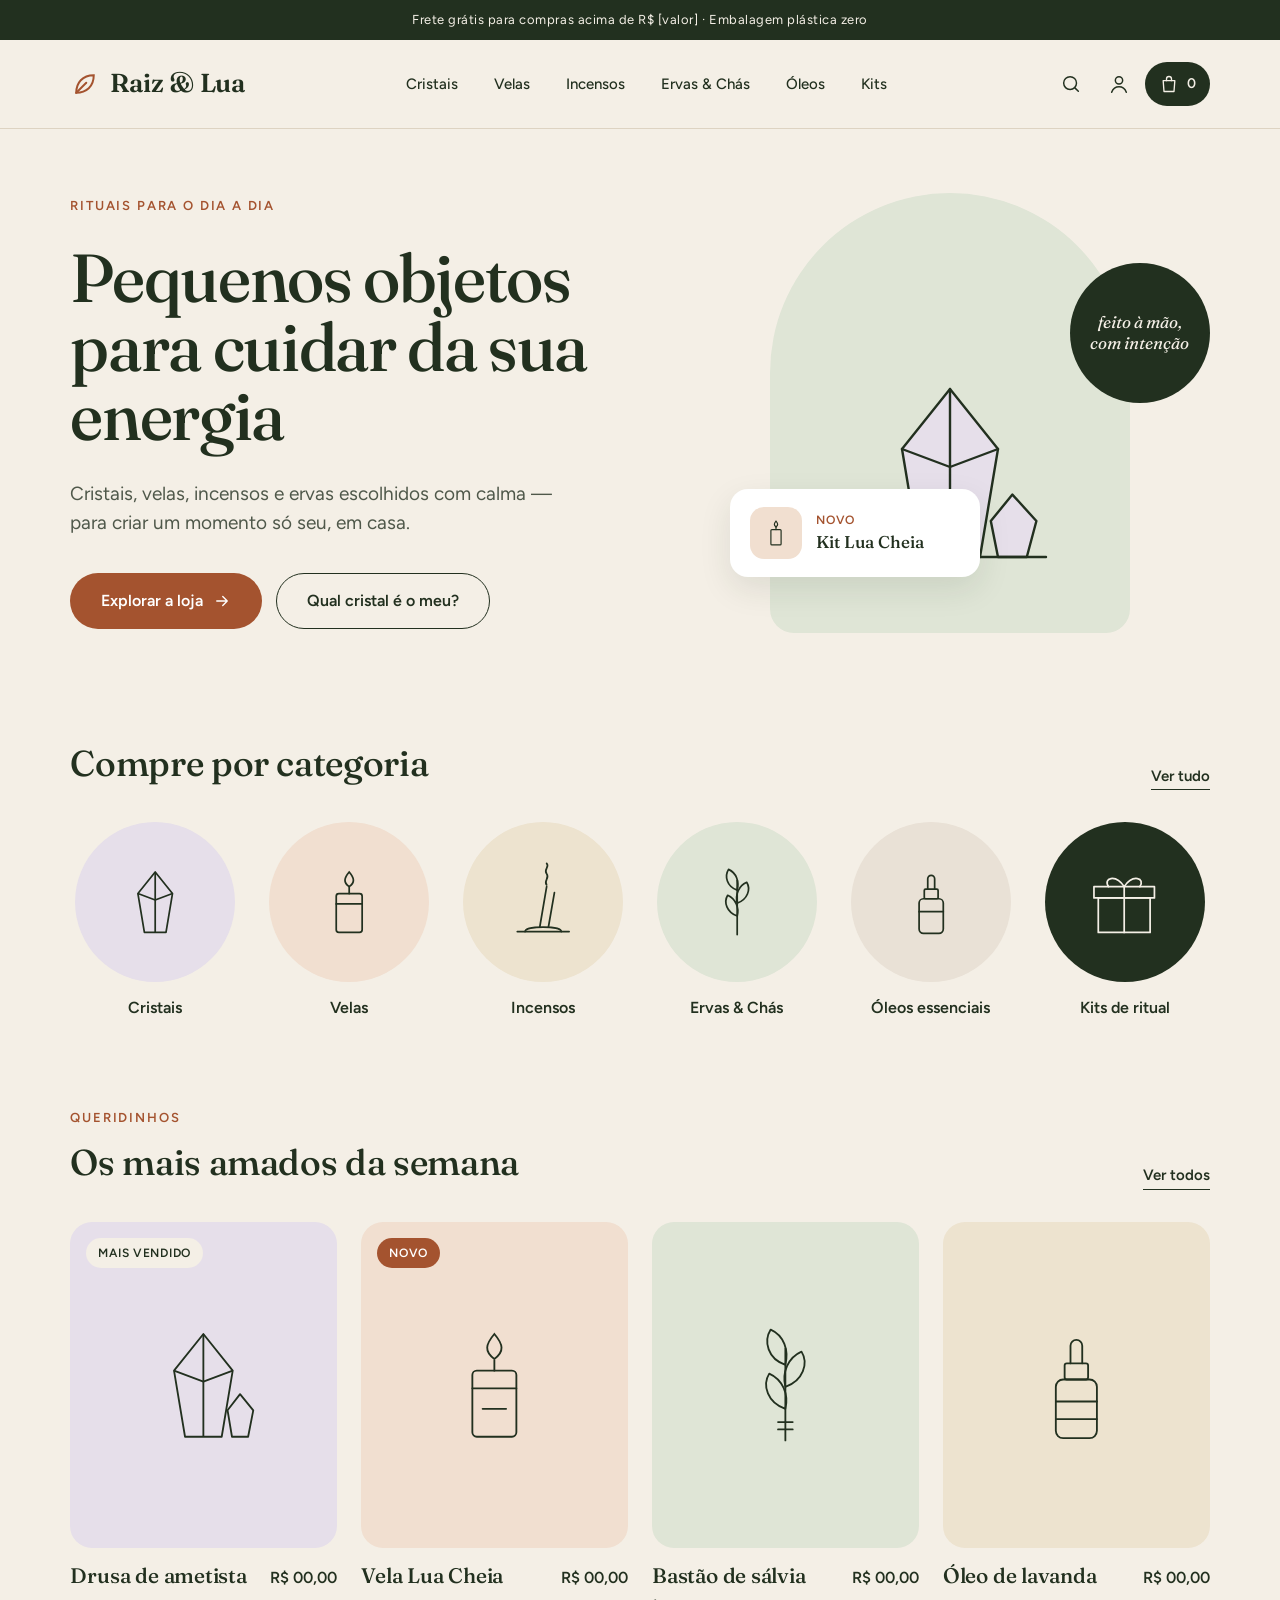
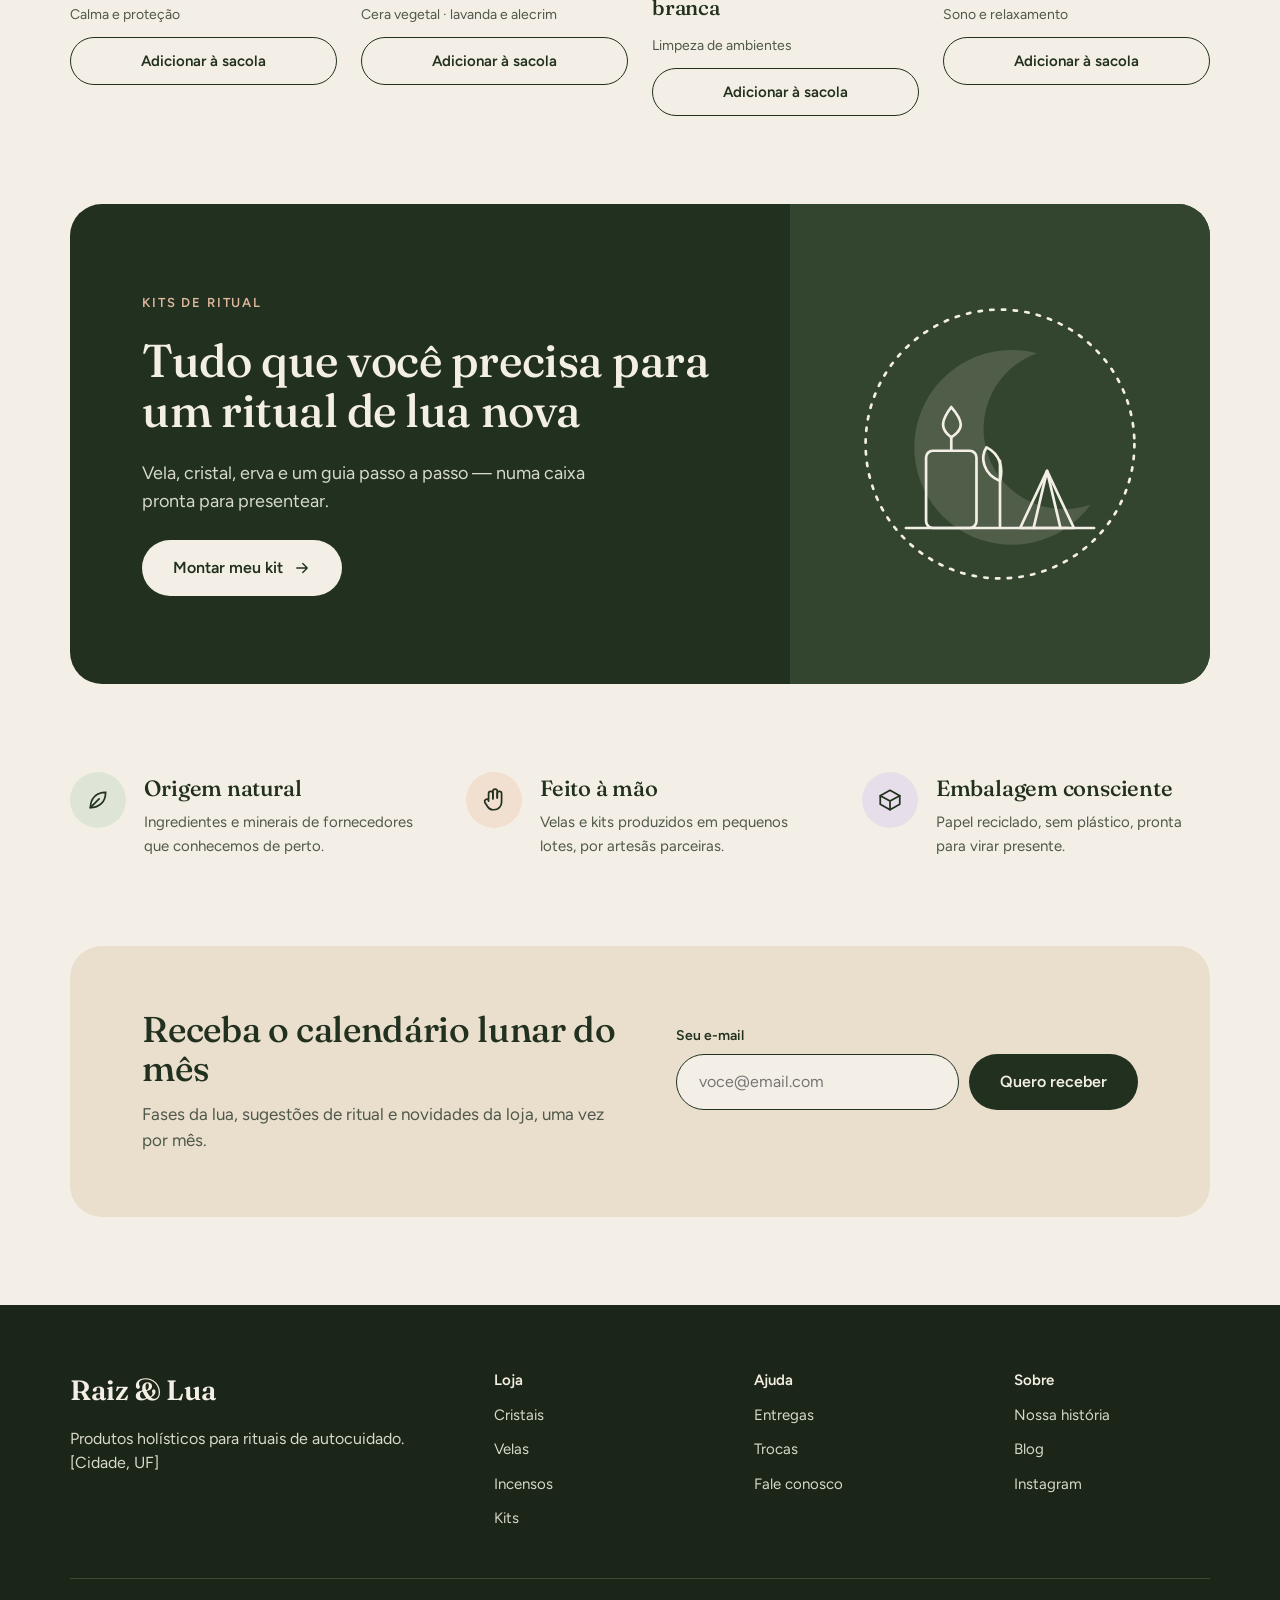
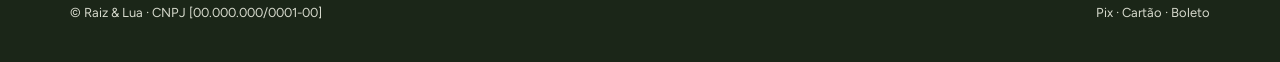
<file: index.html>
<!doctype html>
<html lang="pt-BR">
<head>
  <meta charset="utf-8">
  <meta name="viewport" content="width=device-width, initial-scale=1">
  <title>Raiz &amp; Lua — Produtos holísticos</title>
  <meta name="description" content="Cristais, velas, incensos, ervas e kits de ritual para cuidar da sua energia no dia a dia.">
  <link rel="preconnect" href="https://fonts.googleapis.com">
  <link rel="preconnect" href="https://fonts.gstatic.com" crossorigin>
  <link href="https://fonts.googleapis.com/css2?family=Fraunces:opsz,wght@9..144,400;9..144,500;9..144,600&family=Figtree:wght@400;500;600&display=swap" rel="stylesheet">
  <link rel="stylesheet" href="css/style.css">
</head>
<body>

  <div class="topbar">Frete grátis para compras acima de R$ [valor] · Embalagem plástica zero</div>

  <header class="site-header">
    <div class="container header-inner">
      <button class="icon-btn menu-toggle" aria-label="Abrir menu" aria-expanded="false" aria-controls="menu-mobile">
        <svg width="24" height="24" viewBox="0 0 24 24" fill="none" stroke="currentColor" stroke-width="1.6" stroke-linecap="round"><path d="M4 7h16M4 12h16M4 17h10"/></svg>
      </button>
      <a href="index.html" class="logo">
        <svg width="30" height="30" viewBox="0 0 24 24" fill="none" stroke="#A4532F" stroke-width="1.6" stroke-linecap="round" aria-hidden="true"><path d="M5 19c0-8 5-14 14-14 0 9-6 14-14 14z"/><path d="M5 19l8-8"/></svg>
        <span>Raiz &amp; Lua</span>
      </a>
      <nav class="main-nav" aria-label="Principal">
        <ul>
          <li><a href="cristais.html">Cristais</a></li>
          <li><a href="#">Velas</a></li>
          <li><a href="#">Incensos</a></li>
          <li><a href="#">Ervas &amp; Chás</a></li>
          <li><a href="#">Óleos</a></li>
          <li><a href="#">Kits</a></li>
        </ul>
      </nav>
      <div class="header-actions">
        <button class="icon-btn hide-mobile" aria-label="Buscar"><svg width="22" height="22" viewBox="0 0 24 24" fill="none" stroke="currentColor" stroke-width="1.6" stroke-linecap="round"><circle cx="11" cy="11" r="7"/><path d="M20 20l-3.5-3.5"/></svg></button>
        <a href="#" class="icon-btn hide-mobile" aria-label="Minha conta"><svg width="22" height="22" viewBox="0 0 24 24" fill="none" stroke="currentColor" stroke-width="1.6" stroke-linecap="round"><circle cx="12" cy="8" r="4"/><path d="M4 21c1.5-4 4.5-6 8-6s6.5 2 8 6"/></svg></a>
        <button class="bag-btn" aria-label="Sacola"><svg width="20" height="20" viewBox="0 0 24 24" fill="none" stroke="currentColor" stroke-width="1.6" stroke-linecap="round" stroke-linejoin="round"><path d="M5 8h14l-1 13H6L5 8z"/><path d="M9 8V6a3 3 0 0 1 6 0v2"/></svg><span data-cart-count>0</span></button>
      </div>
    </div>
    <div class="container search-bar">
      <label for="busca-m" class="sr-only">Buscar produtos</label>
      <div class="search-field"><svg width="18" height="18" viewBox="0 0 24 24" fill="none" stroke="#4F584A" stroke-width="1.8" stroke-linecap="round" aria-hidden="true"><circle cx="11" cy="11" r="7"/><path d="M20 20l-3.5-3.5"/></svg><input id="busca-m" type="search" placeholder="Buscar cristais, velas, ervas…"></div>
    </div>
  </header>

  <div class="mobile-menu" id="menu-mobile" aria-label="Menu">
    <div class="head">
      <span class="logo"><span>Raiz &amp; Lua</span></span>
      <button class="icon-btn" data-close-menu aria-label="Fechar menu"><svg width="24" height="24" viewBox="0 0 24 24" fill="none" stroke="currentColor" stroke-width="1.6" stroke-linecap="round"><path d="M6 6l12 12M18 6L6 18"/></svg></button>
    </div>
    <ul>
      <li><a href="cristais.html">Cristais</a></li>
      <li><a href="#">Velas</a></li>
      <li><a href="#">Incensos</a></li>
      <li><a href="#">Ervas &amp; Chás</a></li>
      <li><a href="#">Óleos</a></li>
      <li><a href="#">Kits de ritual</a></li>
      <li><a href="#">Minha conta</a></li>
    </ul>
  </div>

  <main>
    <section class="container hero">
      <div class="hero-text">
        <span class="eyebrow">Rituais para o dia a dia</span>
        <h1>Pequenos objetos para cuidar da sua energia</h1>
        <p>Cristais, velas, incensos e ervas escolhidos com calma — para criar um momento só seu, em casa.</p>
        <div class="hero-actions">
          <a href="cristais.html" class="btn btn-primary">Explorar a loja
            <svg width="18" height="18" viewBox="0 0 24 24" fill="none" stroke="currentColor" stroke-width="1.8" stroke-linecap="round" stroke-linejoin="round" aria-hidden="true"><path d="M5 12h14M13 6l6 6-6 6"/></svg></a>
          <a href="#" class="btn btn-outline">Qual cristal é o meu?</a>
        </div>
      </div>
      <div class="hero-art" aria-hidden="true">
        <div class="hero-arch">
          <svg viewBox="0 0 200 200" fill="none" stroke="#22301F" stroke-width="2" stroke-linejoin="round" stroke-linecap="round"><path d="M100 30 L140 80 L125 170 L75 170 L60 80 Z" fill="#E6DFEA"/><path d="M60 80 L100 95 L140 80"/><path d="M100 30 L100 95 L100 170"/><path d="M152 118 L172 140 L164 170 L140 170 L134 140 Z" fill="#E6DFEA"/><path d="M40 130 L54 146 L50 170 L32 170 L28 146 Z" fill="#E6DFEA"/><path d="M20 170 H180"/></svg>
        </div>
        <a href="produto.html" class="hero-card" tabindex="-1">
          <span class="thumb"><svg width="34" height="34" viewBox="0 0 200 200" fill="none" stroke="#22301F" stroke-width="7" stroke-linecap="round"><rect x="70" y="80" width="60" height="90" rx="6"/><path d="M100 80 V66"/><path d="M100 30c12 14 14 24 0 34c-14-10-12-20 0-34z"/></svg></span>
          <span><small>NOVO</small><strong>Kit Lua Cheia</strong></span>
        </a>
        <div class="hero-seal">feito à mão,<br>com intenção</div>
      </div>
    </section>

    <section class="container section" aria-labelledby="cat-title">
      <div class="section-head">
        <h2 id="cat-title">Compre por categoria</h2>
        <a href="cristais.html" class="link-underline">Ver tudo</a>
      </div>
      <ul class="cat-grid">
        <li><a href="cristais.html"><span class="cat-circle bg-ametista"><svg viewBox="0 0 200 200" fill="none" stroke="currentColor" stroke-width="4" stroke-linejoin="round" aria-hidden="true"><path d="M100 30 L140 80 L125 170 L75 170 L60 80 Z"/><path d="M60 80 L100 95 L140 80"/><path d="M100 30 L100 170"/></svg></span>Cristais</a></li>
        <li><a href="#"><span class="cat-circle bg-vela"><svg viewBox="0 0 200 200" fill="none" stroke="currentColor" stroke-width="4" stroke-linecap="round" aria-hidden="true"><rect x="70" y="80" width="60" height="90" rx="6"/><path d="M100 80 V66"/><path d="M100 30c12 14 14 24 0 34c-14-10-12-20 0-34z"/><path d="M70 104h60"/></svg></span>Velas</a></li>
        <li><a href="#"><span class="cat-circle bg-oleo"><svg viewBox="0 0 200 200" fill="none" stroke="currentColor" stroke-width="4" stroke-linecap="round" aria-hidden="true"><path d="M40 168h120"/><path d="M58 168c0-14 84-14 84 0"/><path d="M92 158 L108 64"/><path d="M112 158 L126 78"/><path d="M108 60c-8-10 8-16 0-26s8-16 0-24"/></svg></span>Incensos</a></li>
        <li><a href="#"><span class="cat-circle bg-salvia"><svg viewBox="0 0 200 200" fill="none" stroke="currentColor" stroke-width="4" stroke-linecap="round" stroke-linejoin="round" aria-hidden="true"><path d="M100 175 L100 50"/><path d="M100 72c-24-8-30-32-20-48 18 8 25 28 20 48z"/><path d="M100 102c24-8 32-32 22-48-18 8-27 28-22 48z"/><path d="M100 132c-24-8-32-32-22-48 18 8 27 28 22 48z"/></svg></span>Ervas &amp; Chás</a></li>
        <li><a href="#"><span class="cat-circle bg-cha"><svg viewBox="0 0 200 200" fill="none" stroke="currentColor" stroke-width="4" stroke-linecap="round" aria-hidden="true"><rect x="72" y="92" width="56" height="80" rx="10"/><rect x="84" y="70" width="32" height="22" rx="3"/><path d="M92 70V46a8 8 0 0 1 16 0v24"/><path d="M72 122h56"/></svg></span>Óleos essenciais</a></li>
        <li><a href="#"><span class="cat-circle dark"><svg viewBox="0 0 200 200" fill="none" stroke="currentColor" stroke-width="4" stroke-linecap="round" stroke-linejoin="round" aria-hidden="true"><path d="M40 90h120v80H40z"/><path d="M30 64h140v26H30z"/><path d="M100 64v106"/><path d="M100 64c-20-30-50-20-36 0M100 64c20-30 50-20 36 0"/></svg></span>Kits de ritual</a></li>
      </ul>
    </section>

    <section class="container section" aria-labelledby="best-title" style="padding-top: 0;">
      <div class="section-head">
        <div class="titles"><span class="eyebrow">Queridinhos</span><h2 id="best-title">Os mais amados da semana</h2></div>
        <a href="cristais.html" class="link-underline">Ver todos</a>
      </div>
      <div class="product-grid">
        <article class="card">
          <a href="produto.html" class="tile bg-ametista" aria-label="Drusa de ametista">
            <svg viewBox="0 0 200 200" fill="none" stroke="currentColor" stroke-width="2.5" stroke-linejoin="round" aria-hidden="true"><path d="M100 30 L140 80 L125 170 L75 170 L60 80 Z"/><path d="M60 80 L100 95 L140 80"/><path d="M100 30 L100 170"/><path d="M150 112 L168 134 L161 170 L139 170 L133 134 Z"/></svg>
            <span class="badge">MAIS VENDIDO</span>
          </a>
          <div class="card-row"><h3>Drusa de ametista</h3><span class="price">R$ 00,00</span></div>
          <p>Calma e proteção</p>
          <button class="add-btn">Adicionar à sacola</button>
        </article>
        <article class="card">
          <a href="produto.html" class="tile bg-vela" aria-label="Vela Lua Cheia">
            <svg viewBox="0 0 200 200" fill="none" stroke="currentColor" stroke-width="2.5" stroke-linecap="round" aria-hidden="true"><rect x="70" y="80" width="60" height="90" rx="6"/><path d="M100 80 V66"/><path d="M100 30c12 14 14 24 0 34c-14-10-12-20 0-34z"/><path d="M70 104h60"/><path d="M84 132h32"/></svg>
            <span class="badge new">NOVO</span>
          </a>
          <div class="card-row"><h3>Vela Lua Cheia</h3><span class="price">R$ 00,00</span></div>
          <p>Cera vegetal · lavanda e alecrim</p>
          <button class="add-btn">Adicionar à sacola</button>
        </article>
        <article class="card">
          <a href="produto.html" class="tile bg-salvia" aria-label="Bastão de sálvia branca">
            <svg viewBox="0 0 200 200" fill="none" stroke="currentColor" stroke-width="2.5" stroke-linecap="round" stroke-linejoin="round" aria-hidden="true"><path d="M100 175 L100 50"/><path d="M100 72c-24-8-30-32-20-48 18 8 25 28 20 48z"/><path d="M100 102c24-8 32-32 22-48-18 8-27 28-22 48z"/><path d="M100 132c-24-8-32-32-22-48 18 8 27 28 22 48z"/><path d="M90 150h20M90 160h20"/></svg>
          </a>
          <div class="card-row"><h3>Bastão de sálvia branca</h3><span class="price">R$ 00,00</span></div>
          <p>Limpeza de ambientes</p>
          <button class="add-btn">Adicionar à sacola</button>
        </article>
        <article class="card">
          <a href="produto.html" class="tile bg-oleo" aria-label="Óleo de lavanda">
            <svg viewBox="0 0 200 200" fill="none" stroke="currentColor" stroke-width="2.5" stroke-linecap="round" aria-hidden="true"><rect x="72" y="92" width="56" height="80" rx="10"/><rect x="84" y="70" width="32" height="22" rx="3"/><path d="M92 70V46a8 8 0 0 1 16 0v24"/><path d="M72 122h56"/><path d="M72 146h56"/></svg>
          </a>
          <div class="card-row"><h3>Óleo de lavanda</h3><span class="price">R$ 00,00</span></div>
          <p>Sono e relaxamento</p>
          <button class="add-btn">Adicionar à sacola</button>
        </article>
      </div>
    </section>

    <div class="container">
      <section class="ritual" aria-labelledby="kit-title">
        <div class="ritual-text">
          <span class="eyebrow">Kits de ritual</span>
          <h2 id="kit-title">Tudo que você precisa para um ritual de lua nova</h2>
          <p>Vela, cristal, erva e um guia passo a passo — numa caixa pronta para presentear.</p>
          <a href="#" class="btn btn-light">Montar meu kit
            <svg width="18" height="18" viewBox="0 0 24 24" fill="none" stroke="currentColor" stroke-width="1.8" stroke-linecap="round" stroke-linejoin="round" aria-hidden="true"><path d="M5 12h14M13 6l6 6-6 6"/></svg></a>
        </div>
        <div class="ritual-art" aria-hidden="true">
          <svg viewBox="0 0 200 200" fill="none" stroke="#F4EFE6" stroke-width="1.6" stroke-linecap="round" stroke-linejoin="round"><circle cx="100" cy="100" r="80" stroke-dasharray="2 5"/><path d="M122 46a58 58 0 1 0 32 90a46 46 0 1 1 -32 -90z" fill="#F4EFE6" stroke="none" opacity="0.14"/><rect x="56" y="104" width="30" height="46" rx="4"/><path d="M71 104v-8"/><path d="M71 78c7 8 8 13 0 18c-7-5-6-10 0-18z"/><path d="M112 150 L128 116 L144 150 Z"/><path d="M120 150 L128 116 L136 150"/><path d="M100 150V110"/><path d="M100 122c-10-4-12-14-8-20 8 4 10 12 8 20z"/><path d="M44 150h112"/></svg>
        </div>
      </section>

      <ul class="values">
        <li><span class="ico bg-salvia"><svg width="26" height="26" viewBox="0 0 24 24" fill="none" stroke="#22301F" stroke-width="1.6" stroke-linecap="round" aria-hidden="true"><path d="M5 19c0-8 5-14 14-14 0 9-6 14-14 14z"/><path d="M5 19l8-8"/></svg></span><div><h3>Origem natural</h3><p>Ingredientes e minerais de fornecedores que conhecemos de perto.</p></div></li>
        <li><span class="ico bg-vela"><svg width="26" height="26" viewBox="0 0 24 24" fill="none" stroke="#22301F" stroke-width="1.6" stroke-linecap="round" stroke-linejoin="round" aria-hidden="true"><path d="M7 11V6a2 2 0 0 1 4 0v5"/><path d="M11 10V4a2 2 0 0 1 4 0v6"/><path d="M15 10V6a2 2 0 0 1 4 0v8a7 7 0 0 1-7 7h-1a6 6 0 0 1-5-3l-2.5-4a2 2 0 0 1 3.4-2L7 13"/></svg></span><div><h3>Feito à mão</h3><p>Velas e kits produzidos em pequenos lotes, por artesãs parceiras.</p></div></li>
        <li><span class="ico bg-ametista"><svg width="26" height="26" viewBox="0 0 24 24" fill="none" stroke="#22301F" stroke-width="1.6" stroke-linecap="round" stroke-linejoin="round" aria-hidden="true"><path d="M3 8l9-5 9 5v8l-9 5-9-5z"/><path d="M3 8l9 5 9-5M12 13v8"/></svg></span><div><h3>Embalagem consciente</h3><p>Papel reciclado, sem plástico, pronta para virar presente.</p></div></li>
      </ul>

      <section class="newsletter" aria-labelledby="news-title">
        <div class="copy">
          <h2 id="news-title">Receba o calendário lunar do mês</h2>
          <p>Fases da lua, sugestões de ritual e novidades da loja, uma vez por mês.</p>
        </div>
        <form data-newsletter novalidate>
          <label for="news-email">Seu e-mail</label>
          <div class="row">
            <input id="news-email" class="text-input" type="email" placeholder="voce@email.com" autocomplete="email" required>
            <button type="submit" class="btn btn-dark">Quero receber</button>
          </div>
          <p class="form-msg" aria-live="polite"></p>
        </form>
      </section>
    </div>
  </main>

  <footer class="site-footer">
    <div class="container">
      <div class="footer-top">
        <div class="footer-brand">
          <a href="index.html" class="logo"><span>Raiz &amp; Lua</span></a>
          <p>Produtos holísticos para rituais de autocuidado. [Cidade, UF]</p>
        </div>
        <div class="footer-cols">
          <div><h4>Loja</h4><ul><li><a href="cristais.html">Cristais</a></li><li><a href="#">Velas</a></li><li><a href="#">Incensos</a></li><li><a href="#">Kits</a></li></ul></div>
          <div><h4>Ajuda</h4><ul><li><a href="#">Entregas</a></li><li><a href="#">Trocas</a></li><li><a href="#">Fale conosco</a></li></ul></div>
          <div><h4>Sobre</h4><ul><li><a href="#">Nossa história</a></li><li><a href="#">Blog</a></li><li><a href="#">Instagram</a></li></ul></div>
        </div>
      </div>
      <div class="footer-bottom"><span>© Raiz &amp; Lua · CNPJ [00.000.000/0001-00]</span><span>Pix · Cartão · Boleto</span></div>
    </div>
  </footer>

  <script src="js/main.js"></script>
</body>
</html>
</file>
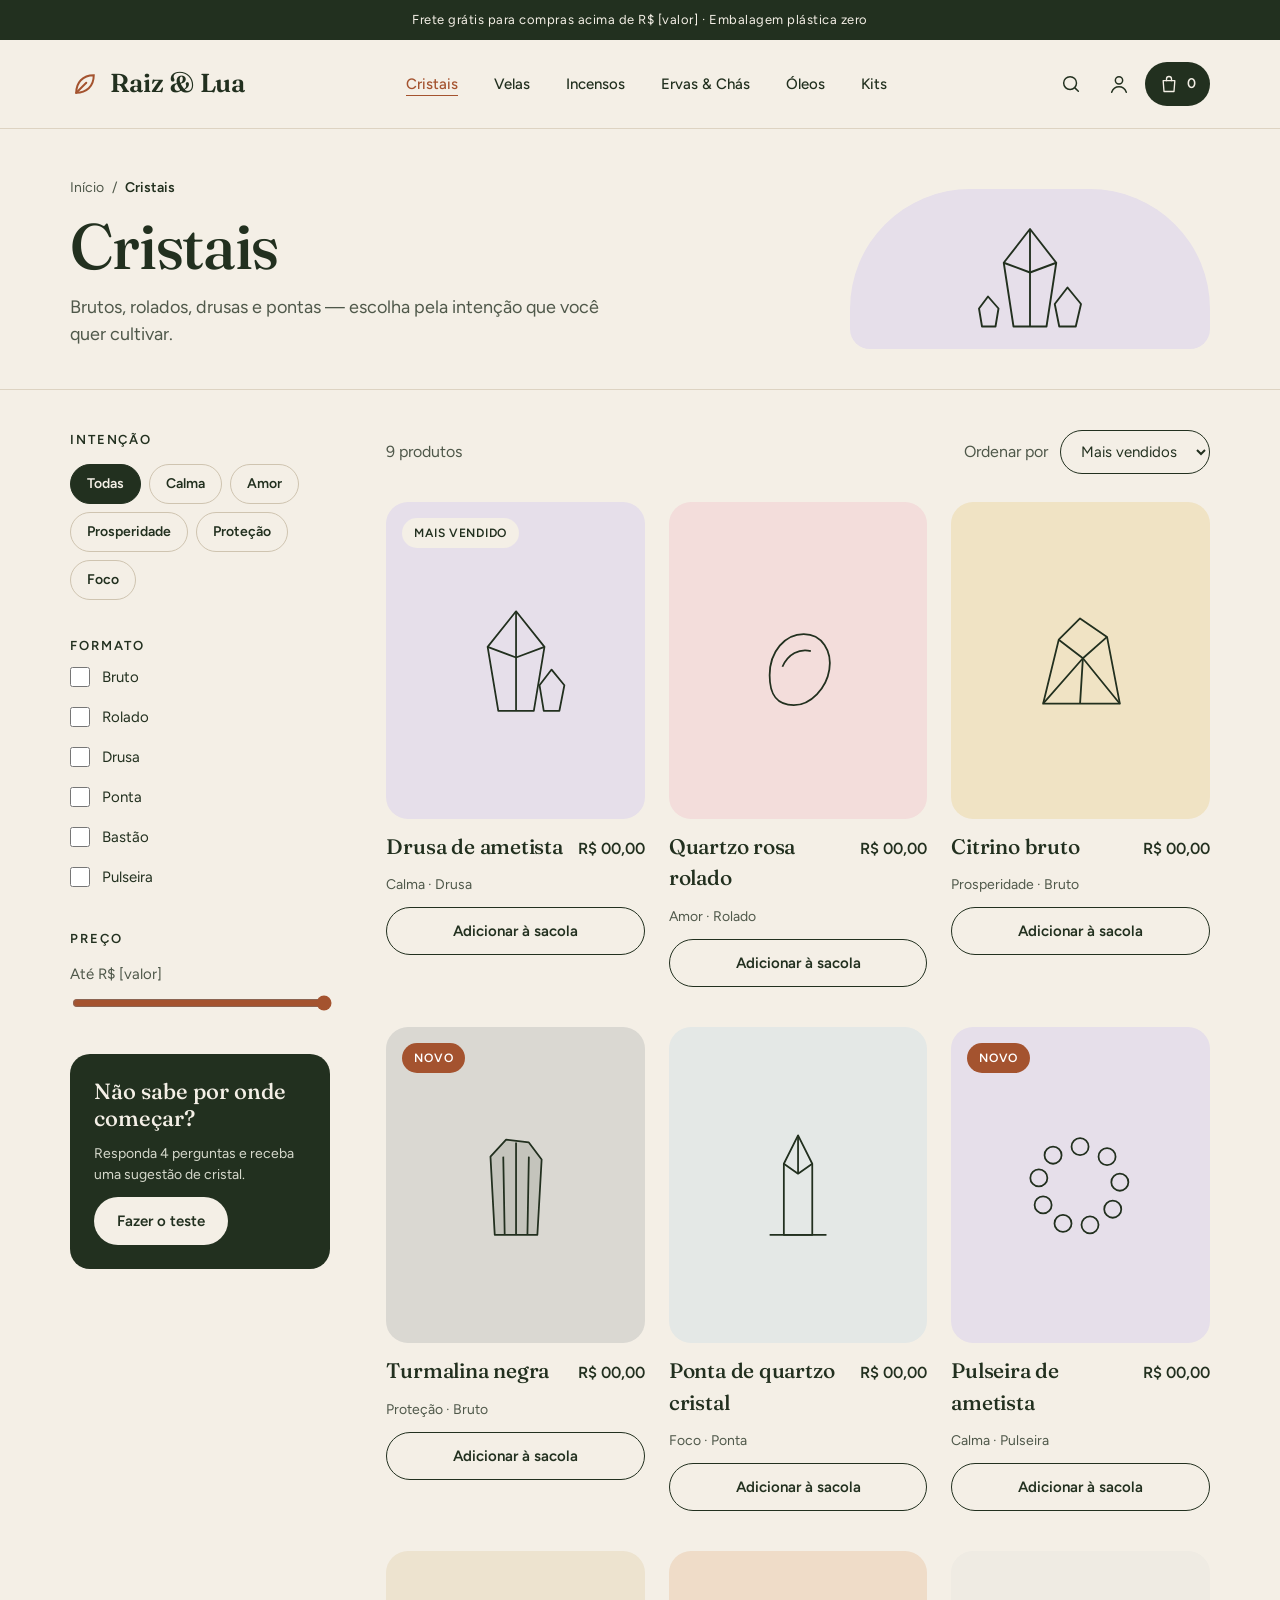
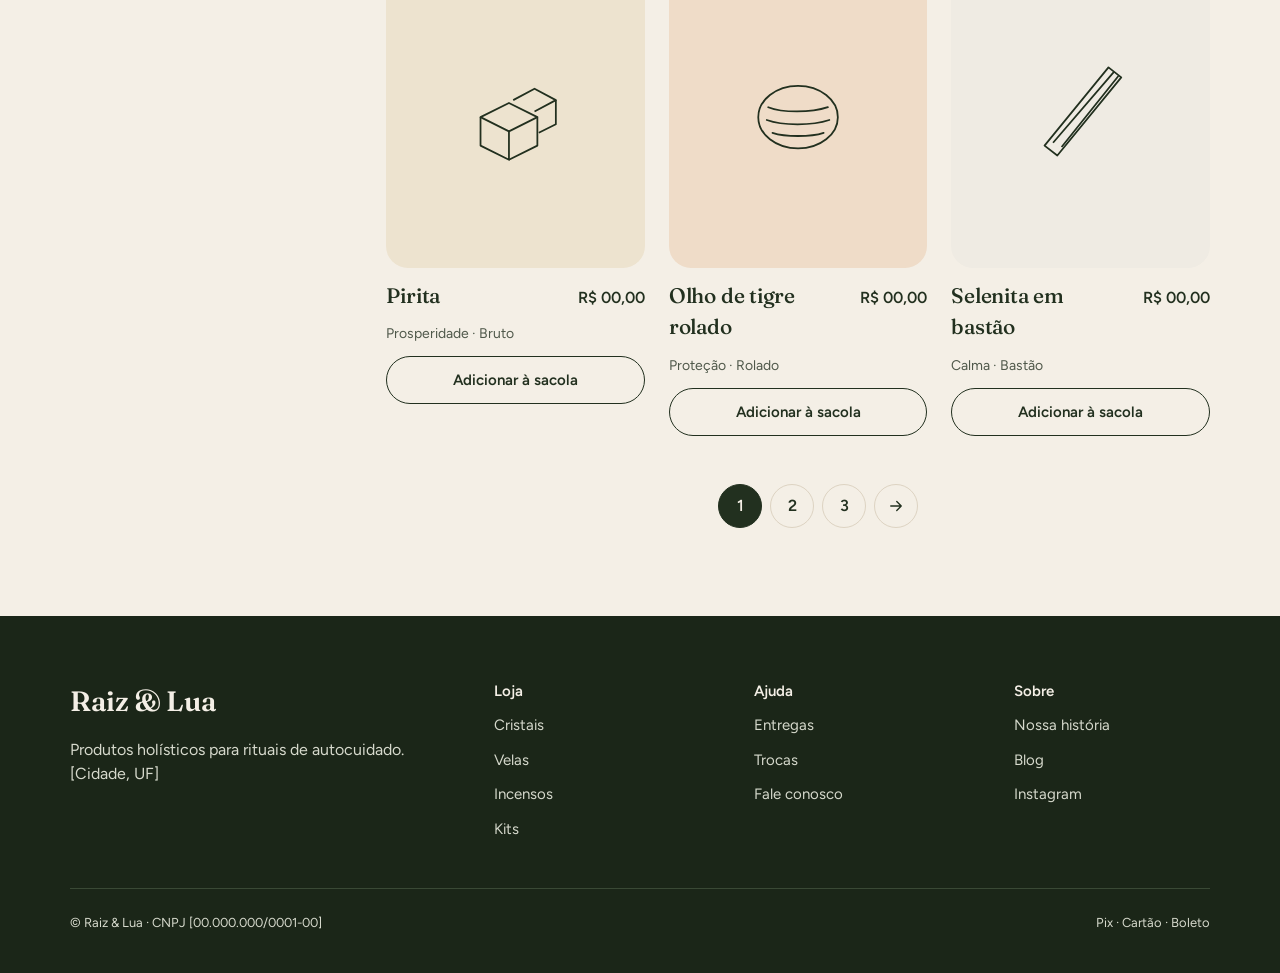
<file: cristais.html>
<!doctype html>
<html lang="pt-BR">
<head>
  <meta charset="utf-8">
  <meta name="viewport" content="width=device-width, initial-scale=1">
  <title>Cristais — Raiz &amp; Lua</title>
  <meta name="description" content="Cristais brutos, rolados, drusas e pontas, escolhidos pela intenção que você quer cultivar.">
  <link rel="preconnect" href="https://fonts.googleapis.com">
  <link rel="preconnect" href="https://fonts.gstatic.com" crossorigin>
  <link href="https://fonts.googleapis.com/css2?family=Fraunces:opsz,wght@9..144,400;9..144,500;9..144,600&family=Figtree:wght@400;500;600&display=swap" rel="stylesheet">
  <link rel="stylesheet" href="css/style.css">
</head>
<body>

  <div class="topbar">Frete grátis para compras acima de R$ [valor] · Embalagem plástica zero</div>

  <header class="site-header">
    <div class="container header-inner">
      <button class="icon-btn menu-toggle" aria-label="Abrir menu" aria-expanded="false" aria-controls="menu-mobile">
        <svg width="24" height="24" viewBox="0 0 24 24" fill="none" stroke="currentColor" stroke-width="1.6" stroke-linecap="round"><path d="M4 7h16M4 12h16M4 17h10"/></svg>
      </button>
      <a href="index.html" class="logo">
        <svg width="30" height="30" viewBox="0 0 24 24" fill="none" stroke="#A4532F" stroke-width="1.6" stroke-linecap="round" aria-hidden="true"><path d="M5 19c0-8 5-14 14-14 0 9-6 14-14 14z"/><path d="M5 19l8-8"/></svg>
        <span>Raiz &amp; Lua</span>
      </a>
      <nav class="main-nav" aria-label="Principal">
        <ul>
          <li><a href="cristais.html" aria-current="page">Cristais</a></li>
          <li><a href="#">Velas</a></li>
          <li><a href="#">Incensos</a></li>
          <li><a href="#">Ervas &amp; Chás</a></li>
          <li><a href="#">Óleos</a></li>
          <li><a href="#">Kits</a></li>
        </ul>
      </nav>
      <div class="header-actions">
        <button class="icon-btn hide-mobile" aria-label="Buscar"><svg width="22" height="22" viewBox="0 0 24 24" fill="none" stroke="currentColor" stroke-width="1.6" stroke-linecap="round"><circle cx="11" cy="11" r="7"/><path d="M20 20l-3.5-3.5"/></svg></button>
        <a href="#" class="icon-btn hide-mobile" aria-label="Minha conta"><svg width="22" height="22" viewBox="0 0 24 24" fill="none" stroke="currentColor" stroke-width="1.6" stroke-linecap="round"><circle cx="12" cy="8" r="4"/><path d="M4 21c1.5-4 4.5-6 8-6s6.5 2 8 6"/></svg></a>
        <button class="bag-btn" aria-label="Sacola"><svg width="20" height="20" viewBox="0 0 24 24" fill="none" stroke="currentColor" stroke-width="1.6" stroke-linecap="round" stroke-linejoin="round"><path d="M5 8h14l-1 13H6L5 8z"/><path d="M9 8V6a3 3 0 0 1 6 0v2"/></svg><span data-cart-count>0</span></button>
      </div>
    </div>
    <div class="container search-bar">
      <label for="busca-m" class="sr-only">Buscar produtos</label>
      <div class="search-field"><svg width="18" height="18" viewBox="0 0 24 24" fill="none" stroke="#4F584A" stroke-width="1.8" stroke-linecap="round" aria-hidden="true"><circle cx="11" cy="11" r="7"/><path d="M20 20l-3.5-3.5"/></svg><input id="busca-m" type="search" placeholder="Buscar cristais, velas, ervas…"></div>
    </div>
  </header>

  <div class="mobile-menu" id="menu-mobile" aria-label="Menu">
    <div class="head">
      <span class="logo"><span>Raiz &amp; Lua</span></span>
      <button class="icon-btn" data-close-menu aria-label="Fechar menu"><svg width="24" height="24" viewBox="0 0 24 24" fill="none" stroke="currentColor" stroke-width="1.6" stroke-linecap="round"><path d="M6 6l12 12M18 6L6 18"/></svg></button>
    </div>
    <ul>
      <li><a href="cristais.html">Cristais</a></li>
      <li><a href="#">Velas</a></li>
      <li><a href="#">Incensos</a></li>
      <li><a href="#">Ervas &amp; Chás</a></li>
      <li><a href="#">Óleos</a></li>
      <li><a href="#">Kits de ritual</a></li>
      <li><a href="#">Minha conta</a></li>
    </ul>
  </div>

  <main>
    <section class="page-head">
      <div class="container page-head-inner">
        <div>
          <nav class="breadcrumb" aria-label="Caminho"><ol><li><a href="index.html">Início</a></li><li><span aria-current="page">Cristais</span></li></ol></nav>
          <h1>Cristais</h1>
          <p>Brutos, rolados, drusas e pontas — escolha pela intenção que você quer cultivar.</p>
        </div>
        <div class="page-head-art bg-ametista" aria-hidden="true">
          <svg width="150" height="150" viewBox="0 0 200 200" fill="none" stroke="#22301F" stroke-width="2.5" stroke-linejoin="round"><path d="M100 40 L135 85 L122 170 L78 170 L65 85 Z"/><path d="M65 85 L100 98 L135 85"/><path d="M100 40 L100 170"/><path d="M150 118 L168 140 L161 170 L139 170 L133 140 Z"/><path d="M44 130 L58 146 L54 170 L36 170 L32 146 Z"/></svg>
        </div>
      </div>
    </section>

    <div class="container shop-layout">
      <aside>
        <button class="btn btn-outline btn-sm filters-toggle" aria-expanded="false" aria-controls="filtros">Mostrar filtros</button>
        <div class="filters" id="filtros">
          <div>
            <h2>INTENÇÃO</h2>
            <div class="chips">
              <button class="chip" data-intent-chip="Todas" aria-pressed="true">Todas</button>
              <button class="chip" data-intent-chip="Calma" aria-pressed="false">Calma</button>
              <button class="chip" data-intent-chip="Amor" aria-pressed="false">Amor</button>
              <button class="chip" data-intent-chip="Prosperidade" aria-pressed="false">Prosperidade</button>
              <button class="chip" data-intent-chip="Proteção" aria-pressed="false">Proteção</button>
              <button class="chip" data-intent-chip="Foco" aria-pressed="false">Foco</button>
            </div>
          </div>
          <fieldset>
            <legend>FORMATO</legend>
            <label class="check"><input type="checkbox" data-format value="Bruto">Bruto</label>
            <label class="check"><input type="checkbox" data-format value="Rolado">Rolado</label>
            <label class="check"><input type="checkbox" data-format value="Drusa">Drusa</label>
            <label class="check"><input type="checkbox" data-format value="Ponta">Ponta</label>
            <label class="check"><input type="checkbox" data-format value="Bastão">Bastão</label>
            <label class="check"><input type="checkbox" data-format value="Pulseira">Pulseira</label>
          </fieldset>
          <div>
            <h2><label for="preco">PREÇO</label></h2>
            <p class="muted" style="font-size: 15px; margin-bottom: 8px;">Até R$ [valor]</p>
            <input id="preco" class="range" type="range" min="0" max="100" value="100">
          </div>
          <div class="quiz-card">
            <strong>Não sabe por onde começar?</strong>
            <p>Responda 4 perguntas e receba uma sugestão de cristal.</p>
            <a href="#" class="btn btn-light btn-sm">Fazer o teste</a>
          </div>
        </div>
      </aside>

      <section aria-label="Produtos">
        <div class="toolbar">
          <span class="muted" data-count aria-live="polite">9 produtos</span>
          <div class="sort">
            <label for="ordenar" class="muted">Ordenar por</label>
            <select id="ordenar" class="select">
              <option value="relevancia">Mais vendidos</option>
              <option value="novidades">Novidades</option>
              <option value="az">Nome (A–Z)</option>
            </select>
          </div>
        </div>

        <div class="product-grid cols-3" data-product-grid>
          <article class="card" data-intent="Calma" data-format="Drusa">
            <a href="produto.html" class="tile bg-ametista" aria-label="Drusa de ametista"><svg viewBox="0 0 200 200" fill="none" stroke="currentColor" stroke-width="2.5" stroke-linejoin="round" aria-hidden="true"><path d="M100 30 L140 80 L125 170 L75 170 L60 80 Z"/><path d="M60 80 L100 95 L140 80"/><path d="M100 30 L100 170"/><path d="M150 112 L168 134 L161 170 L139 170 L133 134 Z"/></svg><span class="badge">MAIS VENDIDO</span></a>
            <div class="card-row"><h3>Drusa de ametista</h3><span class="price">R$ 00,00</span></div>
            <p>Calma · Drusa</p>
            <button class="add-btn">Adicionar à sacola</button>
          </article>
          <article class="card" data-intent="Amor" data-format="Rolado">
            <a href="produto.html" class="tile bg-rosa" aria-label="Quartzo rosa rolado"><svg viewBox="0 0 200 200" fill="none" stroke="currentColor" stroke-width="2.5" stroke-linejoin="round" aria-hidden="true"><path d="M60 120c0-34 22-58 48-58s40 24 36 50-26 50-50 50-34-14-34-42z"/><path d="M78 108c8-18 24-26 40-22"/></svg></a>
            <div class="card-row"><h3>Quartzo rosa rolado</h3><span class="price">R$ 00,00</span></div>
            <p>Amor · Rolado</p>
            <button class="add-btn">Adicionar à sacola</button>
          </article>
          <article class="card" data-intent="Prosperidade" data-format="Bruto">
            <a href="produto.html" class="tile bg-citrino" aria-label="Citrino bruto"><svg viewBox="0 0 200 200" fill="none" stroke="currentColor" stroke-width="2.5" stroke-linejoin="round" aria-hidden="true"><path d="M48 160 L70 70 L100 40 L138 66 L156 160 Z"/><path d="M70 70 L104 96 L138 66"/><path d="M104 96 L100 160"/><path d="M48 160 L104 96 L156 160"/></svg></a>
            <div class="card-row"><h3>Citrino bruto</h3><span class="price">R$ 00,00</span></div>
            <p>Prosperidade · Bruto</p>
            <button class="add-btn">Adicionar à sacola</button>
          </article>
          <article class="card" data-intent="Proteção" data-format="Bruto" data-new="1">
            <a href="produto.html" class="tile bg-turmalina" aria-label="Turmalina negra"><svg viewBox="0 0 200 200" fill="none" stroke="currentColor" stroke-width="2.5" stroke-linejoin="round" aria-hidden="true"><path d="M70 170 L64 60 L86 36 L118 40 L136 64 L130 170 Z" fill="#22301F" fill-opacity="0.12"/><path d="M84 170 L82 60M100 170 L100 40M116 170 L118 60"/></svg><span class="badge new">NOVO</span></a>
            <div class="card-row"><h3>Turmalina negra</h3><span class="price">R$ 00,00</span></div>
            <p>Proteção · Bruto</p>
            <button class="add-btn">Adicionar à sacola</button>
          </article>
          <article class="card" data-intent="Foco" data-format="Ponta">
            <a href="produto.html" class="tile bg-quartzo" aria-label="Ponta de quartzo cristal"><svg viewBox="0 0 200 200" fill="none" stroke="currentColor" stroke-width="2.5" stroke-linejoin="round" aria-hidden="true"><path d="M80 170 L80 70 L100 30 L120 70 L120 170 Z"/><path d="M80 70 L100 84 L120 70"/><path d="M100 30 L100 84"/><path d="M60 170h80"/></svg></a>
            <div class="card-row"><h3>Ponta de quartzo cristal</h3><span class="price">R$ 00,00</span></div>
            <p>Foco · Ponta</p>
            <button class="add-btn">Adicionar à sacola</button>
          </article>
          <article class="card" data-intent="Calma" data-format="Pulseira" data-new="1">
            <a href="produto.html" class="tile bg-ametista" aria-label="Pulseira de ametista"><svg viewBox="0 0 200 200" fill="none" stroke="currentColor" stroke-width="2.5" aria-hidden="true"><circle cx="100" cy="46" r="12"/><circle cx="138" cy="60" r="12"/><circle cx="156" cy="96" r="12"/><circle cx="146" cy="134" r="12"/><circle cx="114" cy="156" r="12"/><circle cx="76" cy="154" r="12"/><circle cx="48" cy="128" r="12"/><circle cx="42" cy="90" r="12"/><circle cx="62" cy="58" r="12"/></svg><span class="badge new">NOVO</span></a>
            <div class="card-row"><h3>Pulseira de ametista</h3><span class="price">R$ 00,00</span></div>
            <p>Calma · Pulseira</p>
            <button class="add-btn">Adicionar à sacola</button>
          </article>
          <article class="card" data-intent="Prosperidade" data-format="Bruto">
            <a href="produto.html" class="tile bg-oleo" aria-label="Pirita"><svg viewBox="0 0 200 200" fill="none" stroke="currentColor" stroke-width="2.5" stroke-linejoin="round" aria-hidden="true"><path d="M50 110 L90 90 L130 110 L90 130 Z"/><path d="M50 110 V150 L90 170 V130"/><path d="M130 110 V150 L90 170"/><path d="M96 86 L126 70 L156 86 L126 102"/><path d="M156 86 V120 L132 132"/></svg></a>
            <div class="card-row"><h3>Pirita</h3><span class="price">R$ 00,00</span></div>
            <p>Prosperidade · Bruto</p>
            <button class="add-btn">Adicionar à sacola</button>
          </article>
          <article class="card" data-intent="Proteção" data-format="Rolado">
            <a href="produto.html" class="tile bg-tigre" aria-label="Olho de tigre rolado"><svg viewBox="0 0 200 200" fill="none" stroke="currentColor" stroke-width="2.5" stroke-linecap="round" aria-hidden="true"><ellipse cx="100" cy="110" rx="56" ry="44"/><path d="M58 96c20 8 60 8 84 0M56 114c22 8 64 8 88 0M64 132c18 6 54 6 72 0"/></svg></a>
            <div class="card-row"><h3>Olho de tigre rolado</h3><span class="price">R$ 00,00</span></div>
            <p>Proteção · Rolado</p>
            <button class="add-btn">Adicionar à sacola</button>
          </article>
          <article class="card" data-intent="Calma" data-format="Bastão">
            <a href="produto.html" class="tile bg-selenita" aria-label="Selenita em bastão"><svg viewBox="0 0 200 200" fill="none" stroke="currentColor" stroke-width="2.5" stroke-linejoin="round" aria-hidden="true"><path d="M50 150 L140 40 L158 54 L68 164 Z"/><path d="M62 146 L148 46M74 152 L154 52"/></svg></a>
            <div class="card-row"><h3>Selenita em bastão</h3><span class="price">R$ 00,00</span></div>
            <p>Calma · Bastão</p>
            <button class="add-btn">Adicionar à sacola</button>
          </article>
        </div>

        <p class="empty" data-empty hidden>Nenhum cristal com esses filtros. Tente outra combinação.</p>

        <nav aria-label="Paginação">
          <ul class="pagination">
            <li><a href="#" aria-current="page">1</a></li>
            <li><a href="#">2</a></li>
            <li><a href="#">3</a></li>
            <li><a href="#" aria-label="Próxima página"><svg width="18" height="18" viewBox="0 0 24 24" fill="none" stroke="currentColor" stroke-width="1.8" stroke-linecap="round" stroke-linejoin="round" aria-hidden="true"><path d="M5 12h14M13 6l6 6-6 6"/></svg></a></li>
          </ul>
        </nav>
      </section>
    </div>
  </main>

  <footer class="site-footer">
    <div class="container">
      <div class="footer-top">
        <div class="footer-brand">
          <a href="index.html" class="logo"><span>Raiz &amp; Lua</span></a>
          <p>Produtos holísticos para rituais de autocuidado. [Cidade, UF]</p>
        </div>
        <div class="footer-cols">
          <div><h4>Loja</h4><ul><li><a href="cristais.html">Cristais</a></li><li><a href="#">Velas</a></li><li><a href="#">Incensos</a></li><li><a href="#">Kits</a></li></ul></div>
          <div><h4>Ajuda</h4><ul><li><a href="#">Entregas</a></li><li><a href="#">Trocas</a></li><li><a href="#">Fale conosco</a></li></ul></div>
          <div><h4>Sobre</h4><ul><li><a href="#">Nossa história</a></li><li><a href="#">Blog</a></li><li><a href="#">Instagram</a></li></ul></div>
        </div>
      </div>
      <div class="footer-bottom"><span>© Raiz &amp; Lua · CNPJ [00.000.000/0001-00]</span><span>Pix · Cartão · Boleto</span></div>
    </div>
  </footer>

  <script src="js/main.js"></script>
</body>
</html>
</file>
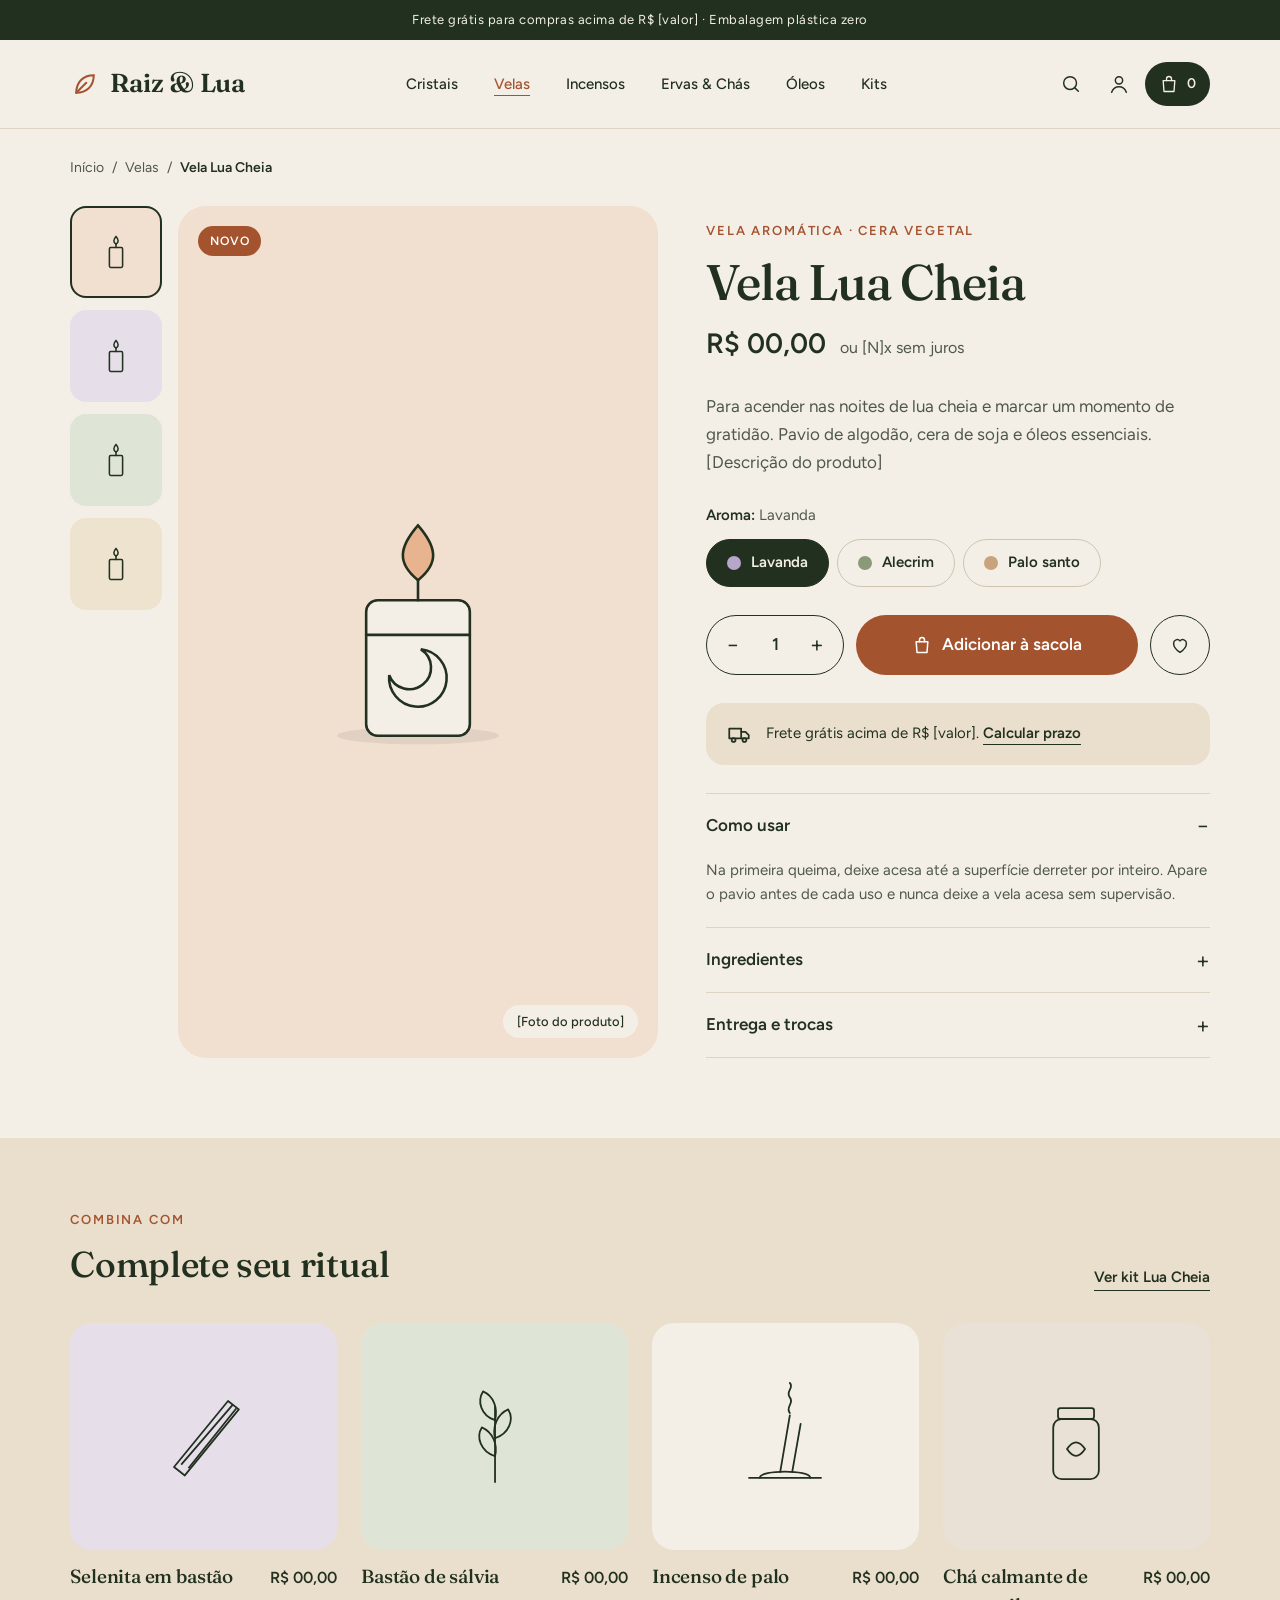
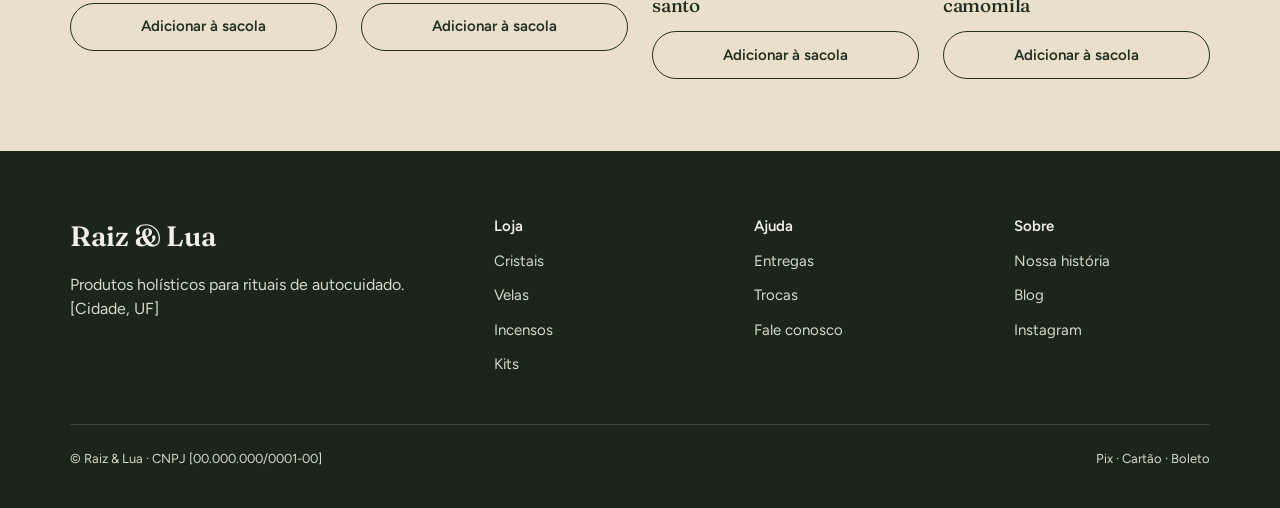
<file: produto.html>
<!doctype html>
<html lang="pt-BR">
<head>
  <meta charset="utf-8">
  <meta name="viewport" content="width=device-width, initial-scale=1">
  <title>Vela Lua Cheia — Raiz &amp; Lua</title>
  <meta name="description" content="Vela aromática de cera vegetal para rituais de lua cheia.">
  <link rel="preconnect" href="https://fonts.googleapis.com">
  <link rel="preconnect" href="https://fonts.gstatic.com" crossorigin>
  <link href="https://fonts.googleapis.com/css2?family=Fraunces:opsz,wght@9..144,400;9..144,500;9..144,600&family=Figtree:wght@400;500;600&display=swap" rel="stylesheet">
  <link rel="stylesheet" href="css/style.css">
</head>
<body>

  <div class="topbar">Frete grátis para compras acima de R$ [valor] · Embalagem plástica zero</div>

  <header class="site-header">
    <div class="container header-inner">
      <button class="icon-btn menu-toggle" aria-label="Abrir menu" aria-expanded="false" aria-controls="menu-mobile">
        <svg width="24" height="24" viewBox="0 0 24 24" fill="none" stroke="currentColor" stroke-width="1.6" stroke-linecap="round"><path d="M4 7h16M4 12h16M4 17h10"/></svg>
      </button>
      <a href="index.html" class="logo">
        <svg width="30" height="30" viewBox="0 0 24 24" fill="none" stroke="#A4532F" stroke-width="1.6" stroke-linecap="round" aria-hidden="true"><path d="M5 19c0-8 5-14 14-14 0 9-6 14-14 14z"/><path d="M5 19l8-8"/></svg>
        <span>Raiz &amp; Lua</span>
      </a>
      <nav class="main-nav" aria-label="Principal">
        <ul>
          <li><a href="cristais.html">Cristais</a></li>
          <li><a href="#" aria-current="page">Velas</a></li>
          <li><a href="#">Incensos</a></li>
          <li><a href="#">Ervas &amp; Chás</a></li>
          <li><a href="#">Óleos</a></li>
          <li><a href="#">Kits</a></li>
        </ul>
      </nav>
      <div class="header-actions">
        <button class="icon-btn hide-mobile" aria-label="Buscar"><svg width="22" height="22" viewBox="0 0 24 24" fill="none" stroke="currentColor" stroke-width="1.6" stroke-linecap="round"><circle cx="11" cy="11" r="7"/><path d="M20 20l-3.5-3.5"/></svg></button>
        <a href="#" class="icon-btn hide-mobile" aria-label="Minha conta"><svg width="22" height="22" viewBox="0 0 24 24" fill="none" stroke="currentColor" stroke-width="1.6" stroke-linecap="round"><circle cx="12" cy="8" r="4"/><path d="M4 21c1.5-4 4.5-6 8-6s6.5 2 8 6"/></svg></a>
        <button class="bag-btn" aria-label="Sacola"><svg width="20" height="20" viewBox="0 0 24 24" fill="none" stroke="currentColor" stroke-width="1.6" stroke-linecap="round" stroke-linejoin="round"><path d="M5 8h14l-1 13H6L5 8z"/><path d="M9 8V6a3 3 0 0 1 6 0v2"/></svg><span data-cart-count>0</span></button>
      </div>
    </div>
    <div class="container search-bar">
      <label for="busca-m" class="sr-only">Buscar produtos</label>
      <div class="search-field"><svg width="18" height="18" viewBox="0 0 24 24" fill="none" stroke="#4F584A" stroke-width="1.8" stroke-linecap="round" aria-hidden="true"><circle cx="11" cy="11" r="7"/><path d="M20 20l-3.5-3.5"/></svg><input id="busca-m" type="search" placeholder="Buscar cristais, velas, ervas…"></div>
    </div>
  </header>

  <div class="mobile-menu" id="menu-mobile" aria-label="Menu">
    <div class="head">
      <span class="logo"><span>Raiz &amp; Lua</span></span>
      <button class="icon-btn" data-close-menu aria-label="Fechar menu"><svg width="24" height="24" viewBox="0 0 24 24" fill="none" stroke="currentColor" stroke-width="1.6" stroke-linecap="round"><path d="M6 6l12 12M18 6L6 18"/></svg></button>
    </div>
    <ul>
      <li><a href="cristais.html">Cristais</a></li>
      <li><a href="#">Velas</a></li>
      <li><a href="#">Incensos</a></li>
      <li><a href="#">Ervas &amp; Chás</a></li>
      <li><a href="#">Óleos</a></li>
      <li><a href="#">Kits de ritual</a></li>
      <li><a href="#">Minha conta</a></li>
    </ul>
  </div>

  <main>
    <div class="container" style="padding-top: 28px;">
      <nav class="breadcrumb" aria-label="Caminho"><ol><li><a href="index.html">Início</a></li><li><a href="#">Velas</a></li><li><span aria-current="page">Vela Lua Cheia</span></li></ol></nav>
    </div>

    <section class="container product" data-product="Vela Lua Cheia">
      <div class="gallery">
        <div class="thumbs" aria-label="Fotos do produto">
          <button class="bg-vela" data-tint="#F1DFD0" aria-pressed="true" aria-label="Foto 1"><svg width="44" height="44" viewBox="0 0 200 200" fill="none" stroke="#22301F" stroke-width="7" stroke-linecap="round" aria-hidden="true"><rect x="70" y="80" width="60" height="90" rx="6"/><path d="M100 80 V66"/><path d="M100 30c12 14 14 24 0 34c-14-10-12-20 0-34z"/></svg></button>
          <button class="bg-ametista" data-tint="#E6DFEA" aria-pressed="false" aria-label="Foto 2"><svg width="44" height="44" viewBox="0 0 200 200" fill="none" stroke="#22301F" stroke-width="7" stroke-linecap="round" aria-hidden="true"><rect x="70" y="80" width="60" height="90" rx="6"/><path d="M100 80 V66"/><path d="M100 30c12 14 14 24 0 34c-14-10-12-20 0-34z"/></svg></button>
          <button class="bg-salvia" data-tint="#DFE5D6" aria-pressed="false" aria-label="Foto 3"><svg width="44" height="44" viewBox="0 0 200 200" fill="none" stroke="#22301F" stroke-width="7" stroke-linecap="round" aria-hidden="true"><rect x="70" y="80" width="60" height="90" rx="6"/><path d="M100 80 V66"/><path d="M100 30c12 14 14 24 0 34c-14-10-12-20 0-34z"/></svg></button>
          <button class="bg-oleo" data-tint="#EDE3CF" aria-pressed="false" aria-label="Foto 4"><svg width="44" height="44" viewBox="0 0 200 200" fill="none" stroke="#22301F" stroke-width="7" stroke-linecap="round" aria-hidden="true"><rect x="70" y="80" width="60" height="90" rx="6"/><path d="M100 80 V66"/><path d="M100 30c12 14 14 24 0 34c-14-10-12-20 0-34z"/></svg></button>
        </div>
        <div class="gallery-main bg-vela">
          <svg viewBox="0 0 200 200" fill="none" stroke="#22301F" stroke-width="1.8" stroke-linecap="round" role="img" aria-label="Ilustração da Vela Lua Cheia"><ellipse cx="100" cy="172" rx="56" ry="6" fill="#22301F" stroke="none" opacity="0.08"/><rect x="64" y="78" width="72" height="94" rx="8" fill="#F4EFE6"/><path d="M100 78 V64"/><path d="M100 26c13 15 15 26 0 38c-15-12-13-23 0-38z" fill="#E7B48F"/><path d="M64 102h72"/><path d="M80 130a20 20 0 1 0 22-18a15 15 0 1 1-22 18z"/></svg>
          <span class="badge new">NOVO</span>
          <span class="photo-note">[Foto do produto]</span>
        </div>
      </div>

      <div class="product-info">
        <div>
          <span class="eyebrow">Vela aromática · cera vegetal</span>
          <h1>Vela Lua Cheia</h1>
          <div class="price-row"><span class="price">R$ 00,00</span><span class="muted">ou [N]x sem juros</span></div>
        </div>
        <p>Para acender nas noites de lua cheia e marcar um momento de gratidão. Pavio de algodão, cera de soja e óleos essenciais. [Descrição do produto]</p>

        <div>
          <span class="option-label" id="aroma-title">Aroma: <span data-aroma-label>Lavanda</span></span>
          <div class="chips" role="group" aria-labelledby="aroma-title">
            <button class="chip lg" data-aroma="Lavanda" aria-pressed="true"><span class="dot" style="background:#B7A6C9"></span>Lavanda</button>
            <button class="chip lg" data-aroma="Alecrim" aria-pressed="false"><span class="dot" style="background:#8A9A78"></span>Alecrim</button>
            <button class="chip lg" data-aroma="Palo santo" aria-pressed="false"><span class="dot" style="background:#C9A27E"></span>Palo santo</button>
          </div>
        </div>

        <div class="buy-row">
          <div class="qty" role="group" aria-label="Quantidade">
            <button data-qty-dec aria-label="Diminuir quantidade">−</button>
            <output data-qty aria-live="polite">1</output>
            <button data-qty-inc aria-label="Aumentar quantidade">+</button>
          </div>
          <button class="btn btn-primary" data-add-product>
            <svg width="20" height="20" viewBox="0 0 24 24" fill="none" stroke="currentColor" stroke-width="1.8" stroke-linecap="round" stroke-linejoin="round" aria-hidden="true"><path d="M5 8h14l-1 13H6L5 8z"/><path d="M9 8V6a3 3 0 0 1 6 0v2"/></svg>
            Adicionar à sacola
          </button>
          <button class="fav-btn" aria-pressed="false" aria-label="Favoritar"><svg width="22" height="22" viewBox="0 0 24 24" fill="none" stroke="currentColor" stroke-width="1.6" stroke-linejoin="round" aria-hidden="true"><path d="M12 20s-7-4.5-7-10a4 4 0 0 1 7-2.5A4 4 0 0 1 19 10c0 5.5-7 10-7 10z"/></svg></button>
        </div>

        <div class="shipping">
          <svg width="26" height="26" viewBox="0 0 24 24" fill="none" stroke="#22301F" stroke-width="1.6" stroke-linecap="round" stroke-linejoin="round" aria-hidden="true" style="flex-shrink:0"><path d="M3 7h11v9H3z"/><path d="M14 10h4l3 3v3h-7"/><circle cx="7" cy="17.5" r="1.8"/><circle cx="17" cy="17.5" r="1.8"/></svg>
          <span>Frete grátis acima de R$ [valor]. <a href="#" class="link-underline">Calcular prazo</a></span>
        </div>

        <div class="accordion">
          <details open>
            <summary>Como usar</summary>
            <p>Na primeira queima, deixe acesa até a superfície derreter por inteiro. Apare o pavio antes de cada uso e nunca deixe a vela acesa sem supervisão.</p>
          </details>
          <details>
            <summary>Ingredientes</summary>
            <p>[Lista de ingredientes e composição]</p>
          </details>
          <details>
            <summary>Entrega e trocas</summary>
            <p>[Prazo de envio, política de trocas e devoluções]</p>
          </details>
        </div>
      </div>
    </section>

    <section class="related" aria-labelledby="rel-title">
      <div class="container">
        <div class="section-head">
          <div class="titles"><span class="eyebrow">Combina com</span><h2 id="rel-title">Complete seu ritual</h2></div>
          <a href="#" class="link-underline">Ver kit Lua Cheia</a>
        </div>
        <div class="product-grid">
          <article class="card">
            <a href="cristais.html" class="tile bg-ametista" aria-label="Selenita em bastão"><svg viewBox="0 0 200 200" fill="none" stroke="currentColor" stroke-width="3" stroke-linejoin="round" aria-hidden="true"><path d="M50 150 L140 40 L158 54 L68 164 Z"/><path d="M62 146 L148 46M74 152 L154 52"/></svg></a>
            <div class="card-row"><h3>Selenita em bastão</h3><span class="price">R$ 00,00</span></div>
            <button class="add-btn">Adicionar à sacola</button>
          </article>
          <article class="card">
            <a href="#" class="tile bg-salvia" aria-label="Bastão de sálvia"><svg viewBox="0 0 200 200" fill="none" stroke="currentColor" stroke-width="3" stroke-linecap="round" stroke-linejoin="round" aria-hidden="true"><path d="M100 175 L100 50"/><path d="M100 72c-24-8-30-32-20-48 18 8 25 28 20 48z"/><path d="M100 102c24-8 32-32 22-48-18 8-27 28-22 48z"/><path d="M100 132c-24-8-32-32-22-48 18 8 27 28 22 48z"/></svg></a>
            <div class="card-row"><h3>Bastão de sálvia</h3><span class="price">R$ 00,00</span></div>
            <button class="add-btn">Adicionar à sacola</button>
          </article>
          <article class="card">
            <a href="#" class="tile bg-linho" aria-label="Incenso de palo santo"><svg viewBox="0 0 200 200" fill="none" stroke="currentColor" stroke-width="3" stroke-linecap="round" aria-hidden="true"><path d="M40 168h120"/><path d="M58 168c0-14 84-14 84 0"/><path d="M92 158 L108 64"/><path d="M112 158 L126 78"/><path d="M108 60c-8-10 8-16 0-26s8-16 0-24"/></svg></a>
            <div class="card-row"><h3>Incenso de palo santo</h3><span class="price">R$ 00,00</span></div>
            <button class="add-btn">Adicionar à sacola</button>
          </article>
          <article class="card">
            <a href="#" class="tile bg-cha" aria-label="Chá calmante de camomila"><svg viewBox="0 0 200 200" fill="none" stroke="currentColor" stroke-width="3" stroke-linecap="round" aria-hidden="true"><rect x="62" y="70" width="76" height="100" rx="14"/><rect x="70" y="52" width="60" height="18" rx="4"/><path d="M85 120c10-15 20-15 30 0-10 15-20 15-30 0z"/></svg></a>
            <div class="card-row"><h3>Chá calmante de camomila</h3><span class="price">R$ 00,00</span></div>
            <button class="add-btn">Adicionar à sacola</button>
          </article>
        </div>
      </div>
    </section>
  </main>

  <footer class="site-footer">
    <div class="container">
      <div class="footer-top">
        <div class="footer-brand">
          <a href="index.html" class="logo"><span>Raiz &amp; Lua</span></a>
          <p>Produtos holísticos para rituais de autocuidado. [Cidade, UF]</p>
        </div>
        <div class="footer-cols">
          <div><h4>Loja</h4><ul><li><a href="cristais.html">Cristais</a></li><li><a href="#">Velas</a></li><li><a href="#">Incensos</a></li><li><a href="#">Kits</a></li></ul></div>
          <div><h4>Ajuda</h4><ul><li><a href="#">Entregas</a></li><li><a href="#">Trocas</a></li><li><a href="#">Fale conosco</a></li></ul></div>
          <div><h4>Sobre</h4><ul><li><a href="#">Nossa história</a></li><li><a href="#">Blog</a></li><li><a href="#">Instagram</a></li></ul></div>
        </div>
      </div>
      <div class="footer-bottom"><span>© Raiz &amp; Lua · CNPJ [00.000.000/0001-00]</span><span>Pix · Cartão · Boleto</span></div>
    </div>
  </footer>

  <script src="js/main.js"></script>
</body>
</html>
</file>
<file: css/style.css>
/* Raiz & Lua — estilos globais */

:root {
  --linho: #F4EFE6;
  --areia: #EADFCD;
  --borda: #DDD3C2;
  --borda-forte: #CFC4B0;
  --tinta: #22301F;
  --tinta-suave: #4F584A;
  --floresta: #22301F;
  --floresta-2: #33452F;
  --floresta-3: #1B2618;
  --terracota: #A4532F;
  --terracota-escura: #8A4426;
  --pessego: #E0B89E;
  --texto-claro: #D6D9CC;

  --t-ametista: #E6DFEA;
  --t-vela: #F1DFD0;
  --t-salvia: #DFE5D6;
  --t-oleo: #EDE3CF;
  --t-cha: #E9E1D6;
  --t-rosa: #F3DDDB;
  --t-citrino: #F0E3C4;
  --t-turmalina: #DAD8D2;
  --t-quartzo: #E4E8E6;
  --t-tigre: #EFDCC8;
  --t-selenita: #EFEBE3;

  --serif: "Fraunces", Georgia, serif;
  --sans: "Figtree", system-ui, sans-serif;
  --gutter: clamp(16px, 5.5vw, 80px);
  --max: 1440px;
}

*, *::before, *::after { box-sizing: border-box; }

html { scroll-behavior: smooth; }

body {
  margin: 0;
  font-family: var(--sans);
  font-size: 16px;
  line-height: 1.5;
  background: var(--linho);
  color: var(--tinta);
  -webkit-font-smoothing: antialiased;
}

img, svg { display: block; }
a { color: inherit; text-decoration: none; }
a:hover { color: var(--terracota); }
button, input, select { font: inherit; color: inherit; }
button { cursor: pointer; }
:focus-visible { outline: 2px solid var(--terracota); outline-offset: 3px; }

h1, h2, h3 { font-family: var(--serif); font-weight: 500; margin: 0; letter-spacing: -0.01em; }
p { margin: 0; }

.sr-only {
  position: absolute; width: 1px; height: 1px; padding: 0; margin: -1px;
  overflow: hidden; clip: rect(0 0 0 0); white-space: nowrap; border: 0;
}

.container { width: 100%; max-width: var(--max); margin: 0 auto; padding-inline: var(--gutter); }

.eyebrow { font-size: 13px; font-weight: 600; letter-spacing: 0.14em; text-transform: uppercase; color: var(--terracota); }
.muted { color: var(--tinta-suave); }
.link-underline { font-size: 15px; font-weight: 600; border-bottom: 1.5px solid currentColor; padding-bottom: 2px; }

/* ---------- Botões ---------- */
.btn {
  display: inline-flex; align-items: center; justify-content: center; gap: 10px;
  height: 56px; padding: 0 30px; border-radius: 999px; border: 1.5px solid transparent;
  font-size: 16px; font-weight: 600; white-space: nowrap; transition: background .2s, color .2s, border-color .2s;
}
.btn-primary { background: var(--terracota); color: #fff; }
.btn-primary:hover { background: var(--terracota-escura); color: #fff; }
.btn-outline { border-color: var(--tinta); background: transparent; color: var(--tinta); }
.btn-outline:hover { background: var(--tinta); color: var(--linho); }
.btn-dark { background: var(--tinta); color: var(--linho); }
.btn-dark:hover { background: var(--floresta-2); color: var(--linho); }
.btn-light { background: var(--linho); color: var(--tinta); }
.btn-light:hover { background: #fff; color: var(--tinta); }
.btn-sm { height: 48px; padding: 0 22px; font-size: 15px; }

.icon-btn {
  width: 44px; height: 44px; border: 0; background: transparent; border-radius: 50%;
  display: inline-flex; align-items: center; justify-content: center; color: var(--tinta);
}
.icon-btn:hover { background: var(--areia); color: var(--tinta); }

.round-btn {
  width: 48px; height: 48px; border-radius: 50%; border: 1.5px solid var(--tinta);
  background: transparent; display: inline-flex; align-items: center; justify-content: center;
}
.round-btn.dark { background: var(--tinta); color: var(--linho); border-color: var(--tinta); }

/* ---------- Topo ---------- */
.topbar {
  background: var(--floresta); color: var(--linho); text-align: center;
  font-size: 13px; letter-spacing: 0.04em; padding: 10px var(--gutter);
}

.site-header { border-bottom: 1px solid var(--borda); background: var(--linho); position: sticky; top: 0; z-index: 20; }
.header-inner { height: 88px; display: flex; align-items: center; justify-content: space-between; gap: 24px; }

.logo { display: inline-flex; align-items: center; gap: 10px; }
.logo span { font-family: var(--serif); font-size: 26px; font-weight: 600; letter-spacing: -0.01em; }
.logo:hover { color: var(--tinta); }

.main-nav ul { list-style: none; margin: 0; padding: 0; display: flex; gap: 36px; }
.main-nav a { font-size: 15px; font-weight: 500; padding-bottom: 2px; border-bottom: 1.5px solid transparent; }
.main-nav a[aria-current="page"] { color: var(--terracota); border-bottom-color: var(--terracota); }

.header-actions { display: flex; align-items: center; gap: 4px; }
.bag-btn {
  height: 44px; padding: 0 14px; border: 0; border-radius: 999px; background: var(--tinta); color: var(--linho);
  display: inline-flex; align-items: center; gap: 8px; font-size: 14px; font-weight: 600; position: relative;
}
.bag-btn:hover { color: var(--linho); background: var(--floresta-2); }
.bag-btn.bump { animation: bump .4s ease; }
@keyframes bump { 50% { transform: scale(1.12); } }

.menu-toggle { display: none; }

.search-bar { display: none; }
.search-field {
  height: 48px; border-radius: 999px; background: var(--areia); display: flex; align-items: center; gap: 10px; padding: 0 18px;
}
.search-field input { flex: 1; border: 0; background: transparent; font-size: 15px; outline: none; min-width: 0; }

/* ---------- Hero ---------- */
.hero { display: grid; grid-template-columns: minmax(0, 1fr) 600px; gap: 64px; align-items: center; padding-block: 64px; }
.hero-text { display: flex; flex-direction: column; gap: 28px; }
.hero h1 { font-size: clamp(40px, 5.3vw, 76px); line-height: 1.02; letter-spacing: -0.02em; }
.hero p { max-width: 520px; font-size: 19px; line-height: 1.55; color: var(--tinta-suave); }
.hero-actions { display: flex; gap: 14px; flex-wrap: wrap; margin-top: 8px; }

.hero-art { position: relative; height: 512px; }
.hero-arch {
  position: absolute; left: 60px; top: 0; width: 420px; height: 512px;
  border-radius: 210px 210px 28px 28px; background: var(--t-salvia);
  display: flex; align-items: flex-end; justify-content: center; padding-bottom: 40px;
}
.hero-arch svg { width: 300px; height: 300px; }
.hero-card {
  position: absolute; left: 0; bottom: 56px; width: 250px; padding: 18px 20px; border-radius: 18px; background: #fff;
  display: flex; gap: 14px; align-items: center; box-shadow: 0 12px 32px rgba(34, 48, 31, .10);
}
.hero-card:hover { color: var(--tinta); transform: translateY(-2px); }
.hero-card .thumb { width: 52px; height: 52px; border-radius: 14px; background: var(--t-vela); display: flex; align-items: center; justify-content: center; flex-shrink: 0; }
.hero-card small { font-size: 12px; font-weight: 600; letter-spacing: .08em; color: var(--terracota); display: block; }
.hero-card strong { font-family: var(--serif); font-size: 17px; font-weight: 500; }
.hero-seal {
  position: absolute; right: 0; top: 70px; width: 170px; height: 170px; border-radius: 50%;
  background: var(--floresta); color: var(--linho); display: flex; align-items: center; justify-content: center; text-align: center;
  font-family: var(--serif); font-style: italic; font-size: 20px; line-height: 1.2;
  animation: flutua 6s ease-in-out infinite;
}
@keyframes flutua { 50% { transform: translateY(-10px); } }
@media (prefers-reduced-motion: reduce) { .hero-seal { animation: none; } html { scroll-behavior: auto; } }

/* ---------- Seções ---------- */
.section { padding-block: 40px 88px; }
.section-head { display: flex; justify-content: space-between; align-items: flex-end; gap: 24px; margin-bottom: 32px; }
.section-head .titles { display: flex; flex-direction: column; gap: 8px; }
.section-head h2 { font-size: clamp(26px, 2.8vw, 40px); }

.cat-grid { list-style: none; margin: 0; padding: 0; display: grid; grid-template-columns: repeat(6, minmax(0, 1fr)); gap: 24px; }
.cat-grid a { display: flex; flex-direction: column; align-items: center; gap: 14px; font-weight: 600; text-align: center; }
.cat-circle {
  width: 100%; max-width: 160px; aspect-ratio: 1; border-radius: 50%;
  display: flex; align-items: center; justify-content: center; transition: transform .25s;
}
.cat-circle svg { width: 54%; height: 54%; }
.cat-grid a:hover .cat-circle { transform: translateY(-4px); }
.cat-circle.dark { background: var(--floresta); color: var(--linho); }

/* ---------- Cards de produto ---------- */
.product-grid { display: grid; grid-template-columns: repeat(4, minmax(0, 1fr)); gap: 40px 24px; }
.product-grid.cols-3 { grid-template-columns: repeat(3, minmax(0, 1fr)); }

.card { display: flex; flex-direction: column; gap: 12px; }
.card[hidden] { display: none; }
.tile {
  position: relative; aspect-ratio: 4 / 4.9; border-radius: 22px; display: flex; align-items: center; justify-content: center;
  color: var(--tinta); overflow: hidden;
}
.tile svg { width: 55%; height: auto; transition: transform .4s ease; }
.tile:hover { color: var(--tinta); }
.tile:hover svg { transform: scale(1.06) rotate(-2deg); }
.badge {
  position: absolute; top: 16px; left: 16px; padding: 6px 12px; border-radius: 999px; background: var(--linho);
  font-size: 12px; font-weight: 600; letter-spacing: .06em;
}
.badge.new { background: var(--terracota); color: #fff; }
.card-row { display: flex; justify-content: space-between; align-items: baseline; gap: 12px; }
.card h3 { font-size: 21px; }
.price { font-weight: 600; white-space: nowrap; }
.card p { font-size: 14px; color: var(--tinta-suave); }
.add-btn {
  height: 48px; border-radius: 999px; border: 1.5px solid var(--tinta); background: transparent;
  font-size: 15px; font-weight: 600; transition: background .2s, color .2s;
}
.add-btn:hover, .add-btn.added { background: var(--tinta); color: var(--linho); }

.bg-ametista { background: var(--t-ametista); }
.bg-vela { background: var(--t-vela); }
.bg-salvia { background: var(--t-salvia); }
.bg-oleo { background: var(--t-oleo); }
.bg-cha { background: var(--t-cha); }
.bg-rosa { background: var(--t-rosa); }
.bg-citrino { background: var(--t-citrino); }
.bg-turmalina { background: var(--t-turmalina); }
.bg-quartzo { background: var(--t-quartzo); }
.bg-tigre { background: var(--t-tigre); }
.bg-selenita { background: var(--t-selenita); }
.bg-linho { background: var(--linho); }

/* ---------- Banner kits ---------- */
.ritual { display: grid; grid-template-columns: minmax(0, 1fr) 560px; border-radius: 32px; background: var(--floresta); color: var(--linho); overflow: hidden; }
.ritual-text { padding: 72px; display: flex; flex-direction: column; justify-content: center; align-items: flex-start; gap: 24px; }
.ritual .eyebrow { color: var(--pessego); }
.ritual h2 { font-size: clamp(30px, 3.6vw, 52px); line-height: 1.08; }
.ritual p { max-width: 480px; font-size: 18px; line-height: 1.55; color: var(--texto-claro); }
.ritual-art { background: var(--floresta-2); display: flex; align-items: center; justify-content: center; min-height: 480px; }
.ritual-art svg { width: 360px; max-width: 80%; height: auto; }

/* ---------- Valores ---------- */
.values { list-style: none; margin: 0; padding: 88px 0; display: grid; grid-template-columns: repeat(3, minmax(0, 1fr)); gap: 48px; }
.values li { display: flex; gap: 18px; align-items: flex-start; }
.values .ico { width: 56px; height: 56px; border-radius: 50%; display: flex; align-items: center; justify-content: center; flex-shrink: 0; }
.values h3 { font-size: 22px; margin-bottom: 6px; }
.values p { font-size: 15px; line-height: 1.55; color: var(--tinta-suave); }

/* ---------- Newsletter ---------- */
.newsletter {
  margin-bottom: 88px; padding: 64px 72px; border-radius: 32px; background: var(--areia);
  display: flex; align-items: center; justify-content: space-between; gap: 48px;
}
.newsletter .copy { max-width: 560px; display: flex; flex-direction: column; gap: 12px; }
.newsletter h2 { font-size: clamp(26px, 2.8vw, 40px); line-height: 1.1; }
.newsletter p { font-size: 17px; line-height: 1.55; color: var(--tinta-suave); }
.newsletter form { width: 520px; max-width: 100%; display: flex; flex-direction: column; gap: 8px; }
.newsletter label { font-size: 14px; font-weight: 600; }
.newsletter .row { display: flex; gap: 10px; }
.text-input {
  flex: 1; min-width: 0; height: 56px; padding: 0 22px; border-radius: 999px; border: 1.5px solid var(--tinta); background: var(--linho); font-size: 16px;
}
.form-msg { font-size: 14px; min-height: 21px; }
.form-msg.ok { color: #2F5B2A; }
.form-msg.err { color: #9B2C1F; }

/* ---------- Rodapé ---------- */
.site-footer { background: var(--floresta-3); color: var(--texto-claro); padding-block: 64px 40px; }
.site-footer a { color: var(--texto-claro); }
.site-footer a:hover { color: #fff; }
.footer-top { display: flex; gap: 64px; margin-bottom: 48px; }
.footer-brand { flex: 1; max-width: 360px; display: flex; flex-direction: column; gap: 16px; }
.footer-brand .logo span { color: var(--linho); font-size: 28px; }
.footer-cols { flex: 1; display: grid; grid-template-columns: repeat(3, minmax(0, 1fr)); gap: 64px; }
.footer-cols h4 { margin: 0 0 12px; font-size: 15px; font-weight: 600; color: var(--linho); }
.footer-cols ul { list-style: none; margin: 0; padding: 0; display: flex; flex-direction: column; gap: 12px; font-size: 15px; }
.footer-bottom { padding-top: 24px; border-top: 1px solid #3A4935; display: flex; justify-content: space-between; gap: 16px; font-size: 13px; flex-wrap: wrap; }

/* ---------- Página de categoria ---------- */
.page-head { border-bottom: 1px solid var(--borda); }
.page-head-inner { padding-block: 48px 40px; display: flex; justify-content: space-between; align-items: flex-end; gap: 48px; }
.page-head h1 { font-size: clamp(44px, 5vw, 72px); line-height: 1; letter-spacing: -0.02em; margin: 16px 0; }
.page-head p { max-width: 560px; font-size: 18px; line-height: 1.55; color: var(--tinta-suave); }
.page-head-art { width: 360px; height: 160px; flex-shrink: 0; border-radius: 120px 120px 20px 20px; display: flex; align-items: flex-end; justify-content: center; }
.breadcrumb ol { list-style: none; margin: 0; padding: 0; display: flex; gap: 8px; font-size: 14px; color: var(--tinta-suave); flex-wrap: wrap; }
.breadcrumb li + li::before { content: "/"; margin-right: 8px; }
.breadcrumb [aria-current] { color: var(--tinta); font-weight: 600; }

.shop-layout { display: grid; grid-template-columns: 260px minmax(0, 1fr); gap: 56px; padding-block: 40px 88px; }
.filters { display: flex; flex-direction: column; gap: 36px; }
.filters h2 { font-family: var(--sans); font-size: 13px; font-weight: 600; letter-spacing: .14em; margin-bottom: 14px; }
.chips { display: flex; flex-wrap: wrap; gap: 8px; }
.chip {
  height: 40px; padding: 0 16px; border-radius: 999px; border: 1.5px solid var(--borda-forte); background: transparent;
  font-size: 14px; font-weight: 600; display: inline-flex; align-items: center; gap: 10px;
}
.chip:hover { border-color: var(--tinta); }
.chip[aria-pressed="true"] { background: var(--tinta); color: var(--linho); border-color: var(--tinta); }
.chip.lg { height: 48px; padding: 0 20px; font-size: 15px; }
.chip .dot { width: 14px; height: 14px; border-radius: 50%; }
.check { display: flex; gap: 12px; align-items: center; min-height: 32px; font-size: 15px; cursor: pointer; }
.check input { width: 20px; height: 20px; margin: 0; accent-color: var(--tinta); }
.filters fieldset { border: 0; margin: 0; padding: 0; display: flex; flex-direction: column; gap: 8px; }
.filters legend { padding: 0; font-size: 13px; font-weight: 600; letter-spacing: .14em; margin-bottom: 6px; }
.range { width: 100%; accent-color: var(--terracota); }
.quiz-card { padding: 24px; border-radius: 20px; background: var(--floresta); color: var(--linho); display: flex; flex-direction: column; gap: 12px; align-items: flex-start; }
.quiz-card strong { font-family: var(--serif); font-size: 22px; line-height: 1.2; font-weight: 500; }
.quiz-card p { font-size: 14px; line-height: 1.5; color: var(--texto-claro); }

.toolbar { display: flex; justify-content: space-between; align-items: center; gap: 16px; margin-bottom: 28px; flex-wrap: wrap; }
.toolbar .sort { display: flex; align-items: center; gap: 12px; }
.select { height: 44px; padding: 0 16px; border-radius: 999px; border: 1.5px solid var(--tinta); background: var(--linho); font-size: 15px; }
.empty { padding: 48px 0; text-align: center; color: var(--tinta-suave); }
.filters-toggle { display: none; }

.pagination { display: flex; justify-content: center; gap: 8px; padding-top: 48px; list-style: none; margin: 0; }
.pagination a {
  width: 44px; height: 44px; border-radius: 50%; border: 1.5px solid var(--borda); display: flex; align-items: center; justify-content: center; font-weight: 600;
}
.pagination a[aria-current="page"] { background: var(--tinta); color: var(--linho); border-color: var(--tinta); }

/* ---------- Página de produto ---------- */
.product { display: grid; grid-template-columns: auto minmax(0, 1fr); gap: 72px; padding-block: 28px 80px; }
.gallery { display: flex; gap: 16px; }
.thumbs { display: flex; flex-direction: column; gap: 12px; }
.thumbs button {
  width: 92px; height: 92px; border-radius: 16px; border: 2px solid transparent; display: flex; align-items: center; justify-content: center;
}
.thumbs button[aria-pressed="true"] { border-color: var(--tinta); }
.gallery-main {
  width: 620px; aspect-ratio: 620 / 700; border-radius: 28px; display: flex; align-items: center; justify-content: center; position: relative;
  transition: background-color .3s;
}
.gallery-main svg { width: 60%; height: auto; }
.gallery-main .badge { top: 20px; left: 20px; }
.photo-note { position: absolute; bottom: 20px; right: 20px; padding: 7px 14px; border-radius: 999px; background: var(--linho); font-size: 13px; font-weight: 500; }

.product-info { display: flex; flex-direction: column; gap: 28px; padding-top: 12px; }
.product-info h1 { font-size: clamp(36px, 3.9vw, 56px); line-height: 1.05; letter-spacing: -0.02em; margin: 14px 0; }
.price-row { display: flex; gap: 14px; align-items: baseline; flex-wrap: wrap; }
.price-row .price { font-size: 28px; }
.product-info > p { font-size: 17px; line-height: 1.65; color: var(--tinta-suave); }
.option-label { font-size: 15px; font-weight: 600; margin-bottom: 12px; display: block; }
.option-label span { font-weight: 400; color: var(--tinta-suave); }

.buy-row { display: flex; gap: 12px; }
.qty { height: 60px; border-radius: 999px; border: 1.5px solid var(--tinta); display: flex; align-items: center; }
.qty button { width: 52px; height: 56px; border: 0; background: transparent; font-size: 22px; border-radius: 999px; }
.qty output { width: 32px; text-align: center; font-size: 17px; font-weight: 600; }
.buy-row .btn-primary { flex: 1; height: 60px; font-size: 17px; }
.fav-btn { width: 60px; height: 60px; border-radius: 50%; border: 1.5px solid var(--tinta); background: transparent; display: flex; align-items: center; justify-content: center; flex-shrink: 0; }
.fav-btn[aria-pressed="true"] { background: var(--terracota); border-color: var(--terracota); color: #fff; }
.fav-btn[aria-pressed="true"] path { fill: currentColor; }

.shipping { padding: 18px 20px; border-radius: 18px; background: var(--areia); display: flex; gap: 14px; align-items: center; font-size: 15px; }

.accordion { border-top: 1px solid var(--borda); }
.accordion details { border-bottom: 1px solid var(--borda); }
.accordion summary {
  list-style: none; height: 64px; display: flex; align-items: center; justify-content: space-between;
  font-size: 17px; font-weight: 600; cursor: pointer;
}
.accordion summary::-webkit-details-marker { display: none; }
.accordion summary::after { content: "+"; font-size: 22px; font-weight: 400; }
.accordion details[open] summary::after { content: "−"; }
.accordion details p { padding-bottom: 20px; font-size: 15px; line-height: 1.65; color: var(--tinta-suave); }

.related { background: var(--areia); padding-block: 72px; }
.related .tile { aspect-ratio: 4 / 3.4; }
.related .tile svg { width: 45%; }
.related h3 { font-size: 19px; }

/* ---------- Toast ---------- */
.toast {
  position: fixed; left: 50%; bottom: 24px; transform: translate(-50%, 20px); opacity: 0; pointer-events: none;
  background: var(--tinta); color: var(--linho); padding: 14px 22px; border-radius: 999px; font-size: 15px; font-weight: 500;
  box-shadow: 0 12px 32px rgba(0, 0, 0, .18); transition: opacity .25s, transform .25s; z-index: 50;
}
.toast.show { opacity: 1; transform: translate(-50%, 0); }

/* ---------- Menu mobile ---------- */
.mobile-menu {
  position: fixed; inset: 0; z-index: 40; background: var(--linho); padding: 20px var(--gutter);
  display: flex; flex-direction: column; gap: 24px; transform: translateX(-100%); transition: transform .3s ease; visibility: hidden;
}
.mobile-menu.open { transform: none; visibility: visible; }
.mobile-menu .head { display: flex; justify-content: space-between; align-items: center; }
.mobile-menu ul { list-style: none; margin: 0; padding: 0; display: flex; flex-direction: column; }
.mobile-menu li a { display: block; padding: 16px 0; border-bottom: 1px solid var(--borda); font-family: var(--serif); font-size: 26px; }

/* ---------- Responsivo ---------- */
@media (max-width: 1280px) {
  .hero { grid-template-columns: minmax(0, 1fr) 480px; gap: 40px; }
  .hero-art { height: 440px; }
  .hero-arch { left: 40px; width: 360px; height: 440px; border-radius: 180px 180px 24px 24px; }
  .hero-arch svg { width: 240px; height: 240px; }
  .hero-seal { width: 140px; height: 140px; font-size: 17px; }
  .ritual { grid-template-columns: minmax(0, 1fr) 420px; }
  .gallery-main { width: 480px; }
  .product { gap: 48px; }
}

@media (max-width: 1080px) {
  .main-nav ul { gap: 22px; }
  .product-grid { grid-template-columns: repeat(3, minmax(0, 1fr)); }
  .product-grid.cols-3 { grid-template-columns: repeat(2, minmax(0, 1fr)); }
  .cat-grid { grid-template-columns: repeat(3, minmax(0, 1fr)); }
  .values { grid-template-columns: 1fr; gap: 28px; padding-block: 64px; }
  .newsletter { flex-direction: column; align-items: stretch; padding: 48px; }
  .newsletter form { width: 100%; }
  .product { grid-template-columns: 1fr; }
  .gallery { flex-direction: column-reverse; }
  .thumbs { flex-direction: row; }
  .gallery-main { width: 100%; aspect-ratio: 1; }
}

@media (max-width: 860px) {
  .main-nav, .header-actions .hide-mobile { display: none; }
  .menu-toggle { display: inline-flex; }
  .header-inner { height: 64px; }
  .logo span { font-size: 22px; }
  .search-bar { display: block; padding-block: 12px; }

  .hero { grid-template-columns: 1fr; padding-block: 16px 40px; gap: 24px; }
  .hero-art { order: -1; height: 360px; }
  .hero-arch { left: 0; right: 0; width: auto; height: 360px; border-radius: 180px 180px 24px 24px; padding-bottom: 28px; }
  .hero-arch svg { width: 220px; height: 220px; }
  .hero-card { display: none; }
  .hero-seal { right: 14px; top: 64px; width: 100px; height: 100px; font-size: 14px; }
  .hero p { font-size: 16px; }
  .hero-actions .btn { flex: 1; }

  .cat-grid { display: flex; overflow-x: auto; gap: 14px; scroll-snap-type: x mandatory; padding-bottom: 8px; margin-inline: calc(var(--gutter) * -1); padding-inline: var(--gutter); scrollbar-width: none; }
  .cat-grid::-webkit-scrollbar { display: none; }
  .cat-grid li { flex: 0 0 84px; scroll-snap-align: start; }
  .cat-grid a { font-size: 13px; gap: 8px; }
  .section { padding-block: 24px 40px; }
  .section-head { margin-bottom: 16px; }
  .section-head .round-btn { display: none; }

  .product-grid, .product-grid.cols-3 { grid-template-columns: repeat(2, minmax(0, 1fr)); gap: 24px 12px; }
  .card h3 { font-size: 17px; }
  .card-row { flex-direction: column; gap: 4px; }
  .tile { border-radius: 18px; }
  .badge { top: 10px; left: 10px; font-size: 10px; padding: 5px 9px; }
  .add-btn { height: 44px; font-size: 14px; }

  .ritual { grid-template-columns: 1fr; border-radius: 24px; }
  .ritual-art { order: -1; min-height: 200px; }
  .ritual-art svg { width: 170px; }
  .ritual-text { padding: 28px 24px; gap: 14px; }
  .ritual-text .btn { width: 100%; }
  .ritual p { font-size: 15px; }

  .newsletter { padding: 28px 24px; border-radius: 24px; margin-bottom: 40px; }
  .newsletter .row { flex-direction: column; }
  .newsletter .copy p { display: none; }

  .footer-top { flex-direction: column; gap: 32px; }
  .footer-cols { grid-template-columns: repeat(2, minmax(0, 1fr)); gap: 24px; }

  .page-head-inner { padding-block: 24px; }
  .page-head-art { display: none; }
  .shop-layout { grid-template-columns: 1fr; gap: 24px; padding-block: 24px 48px; }
  .filters-toggle { display: inline-flex; }
  .filters { display: none; }
  .filters.open { display: flex; }

  .buy-row { flex-wrap: wrap; }
  .buy-row .btn-primary { order: 3; flex-basis: 100%; }
  .thumbs button { width: 72px; height: 72px; }
  .related { padding-block: 48px; }
}
</file>
